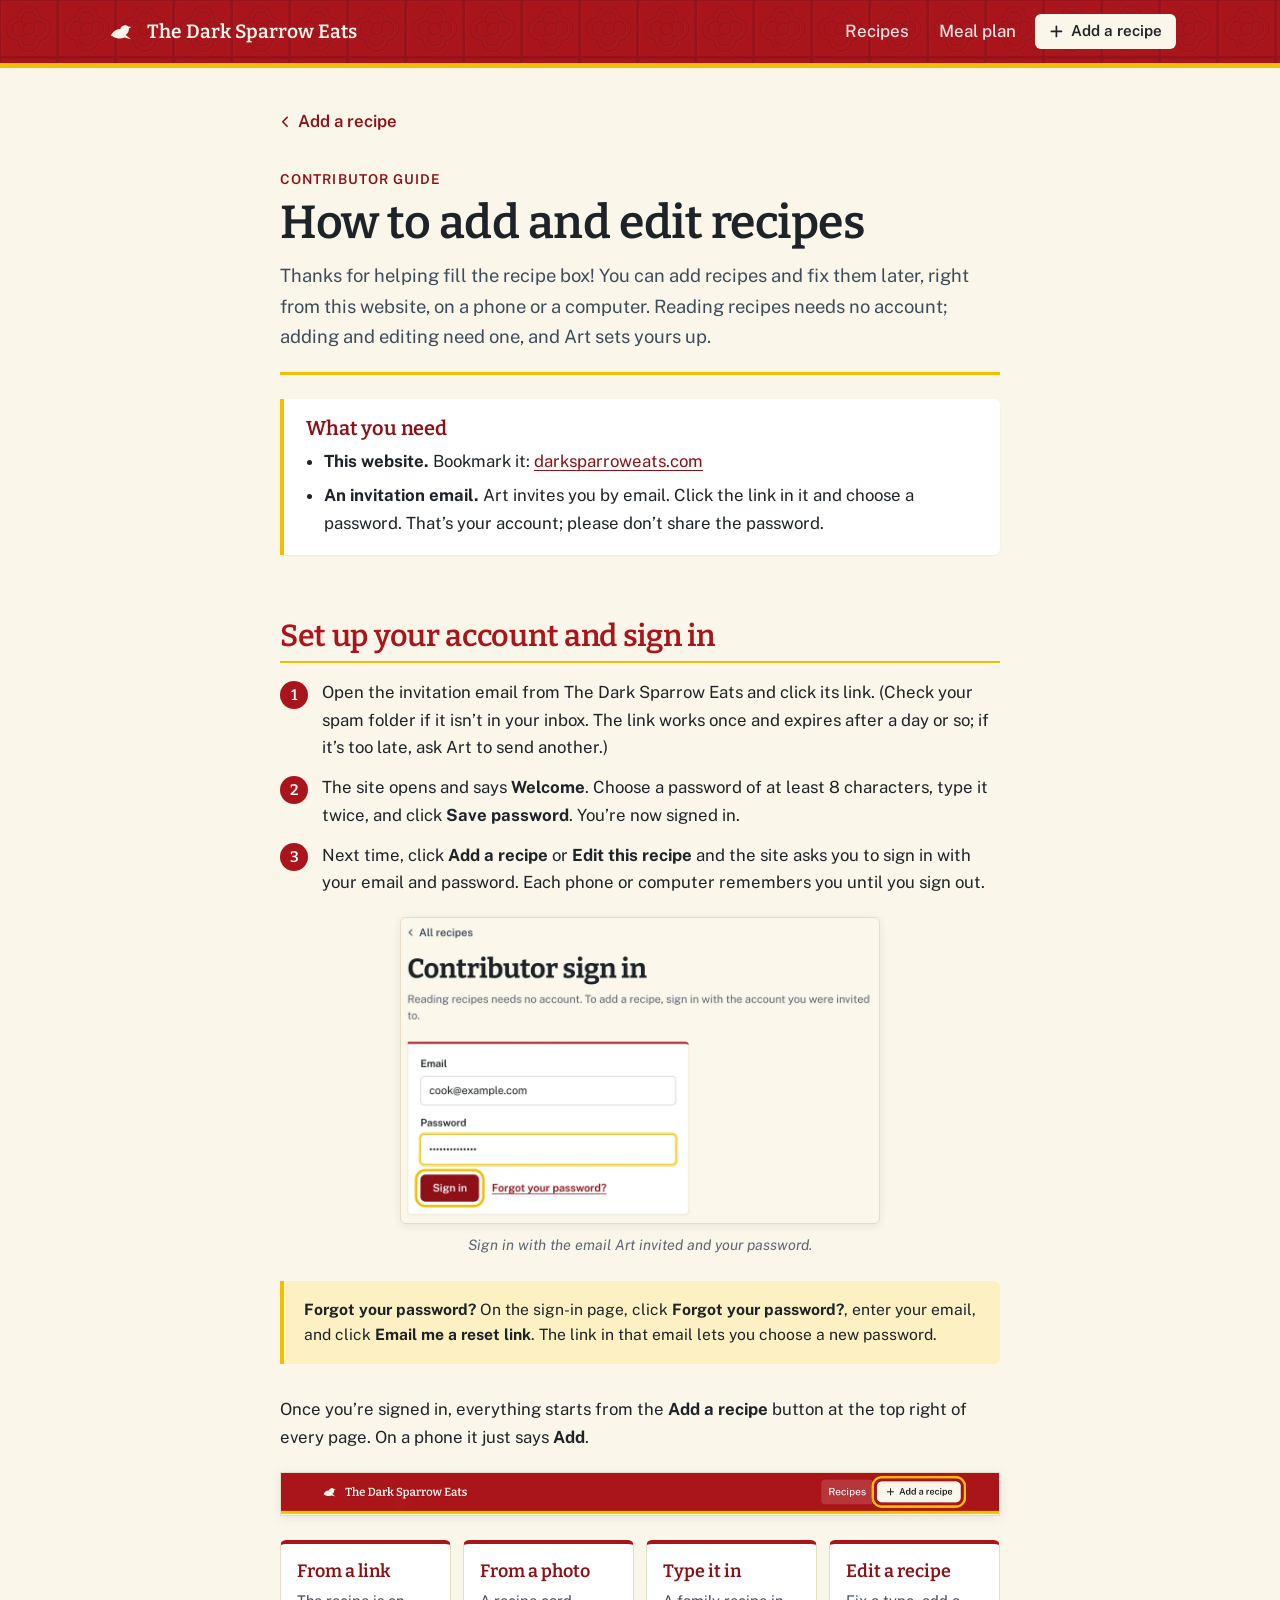
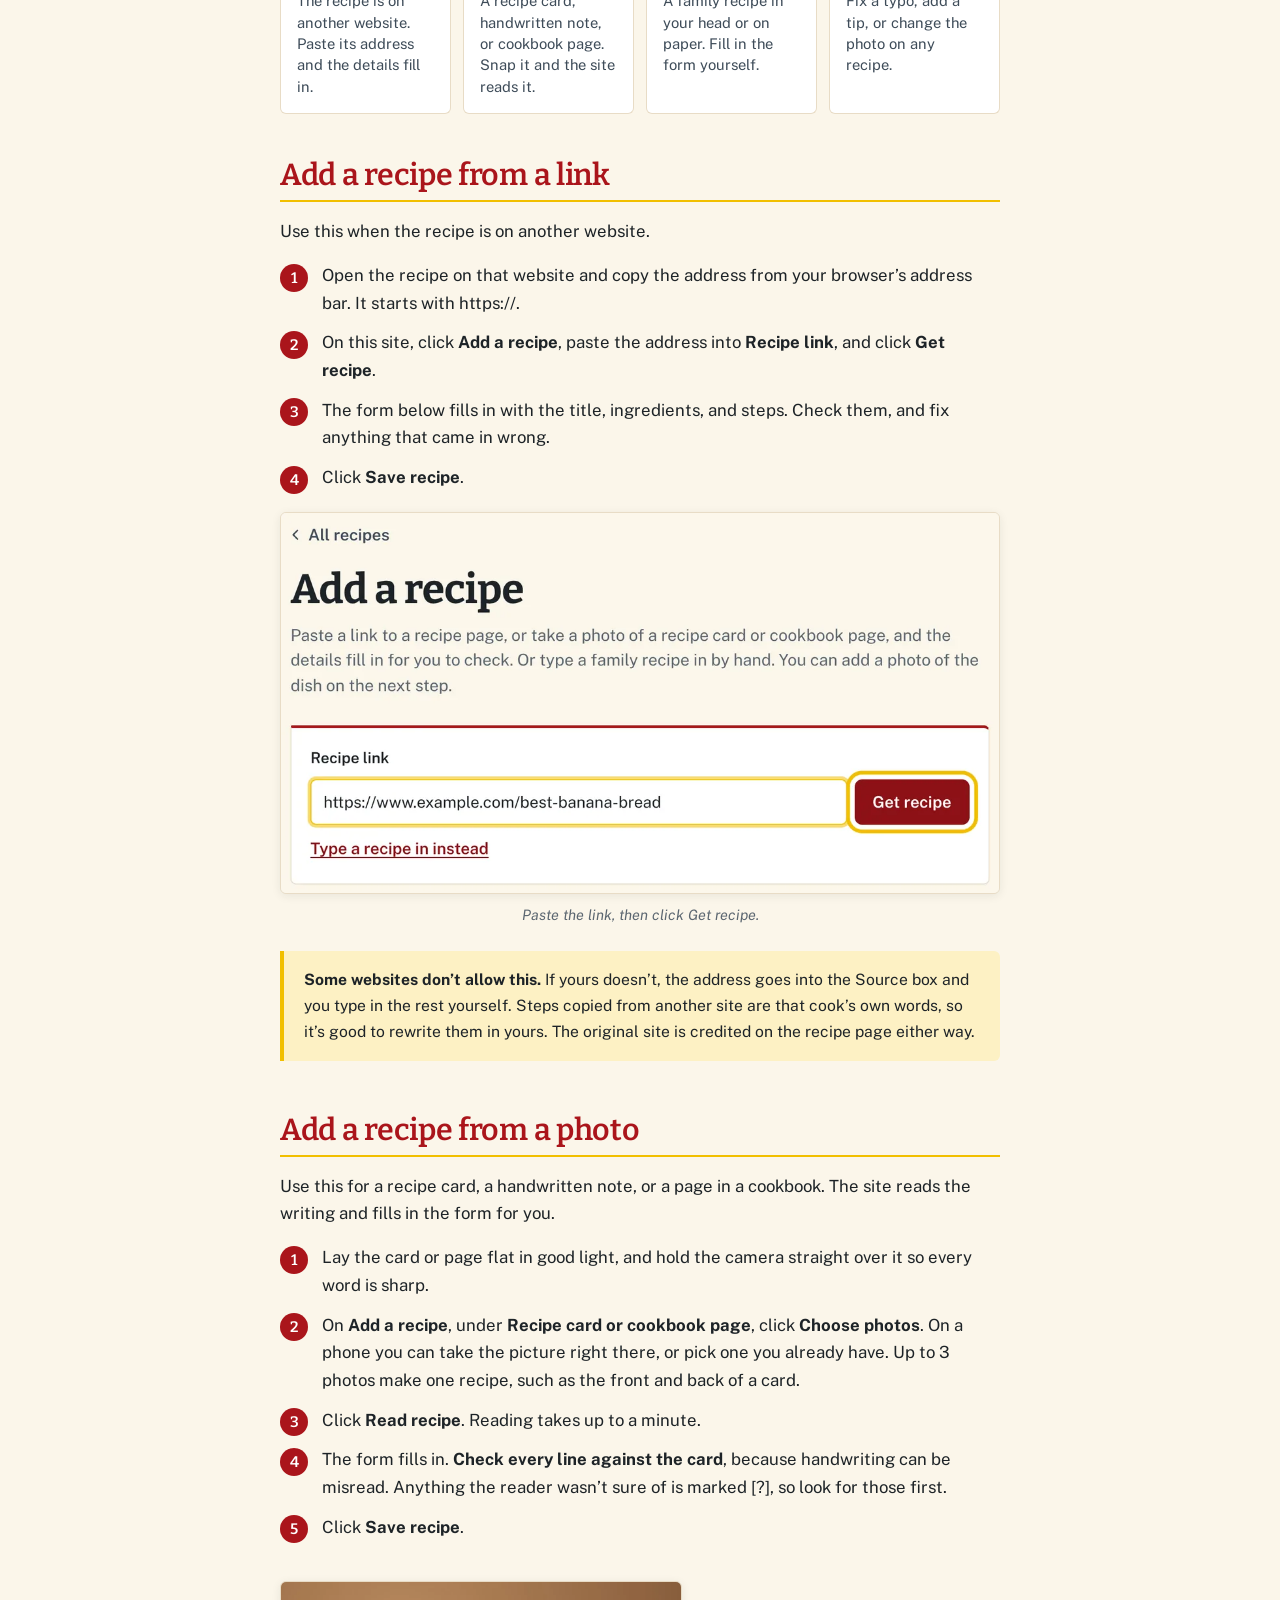
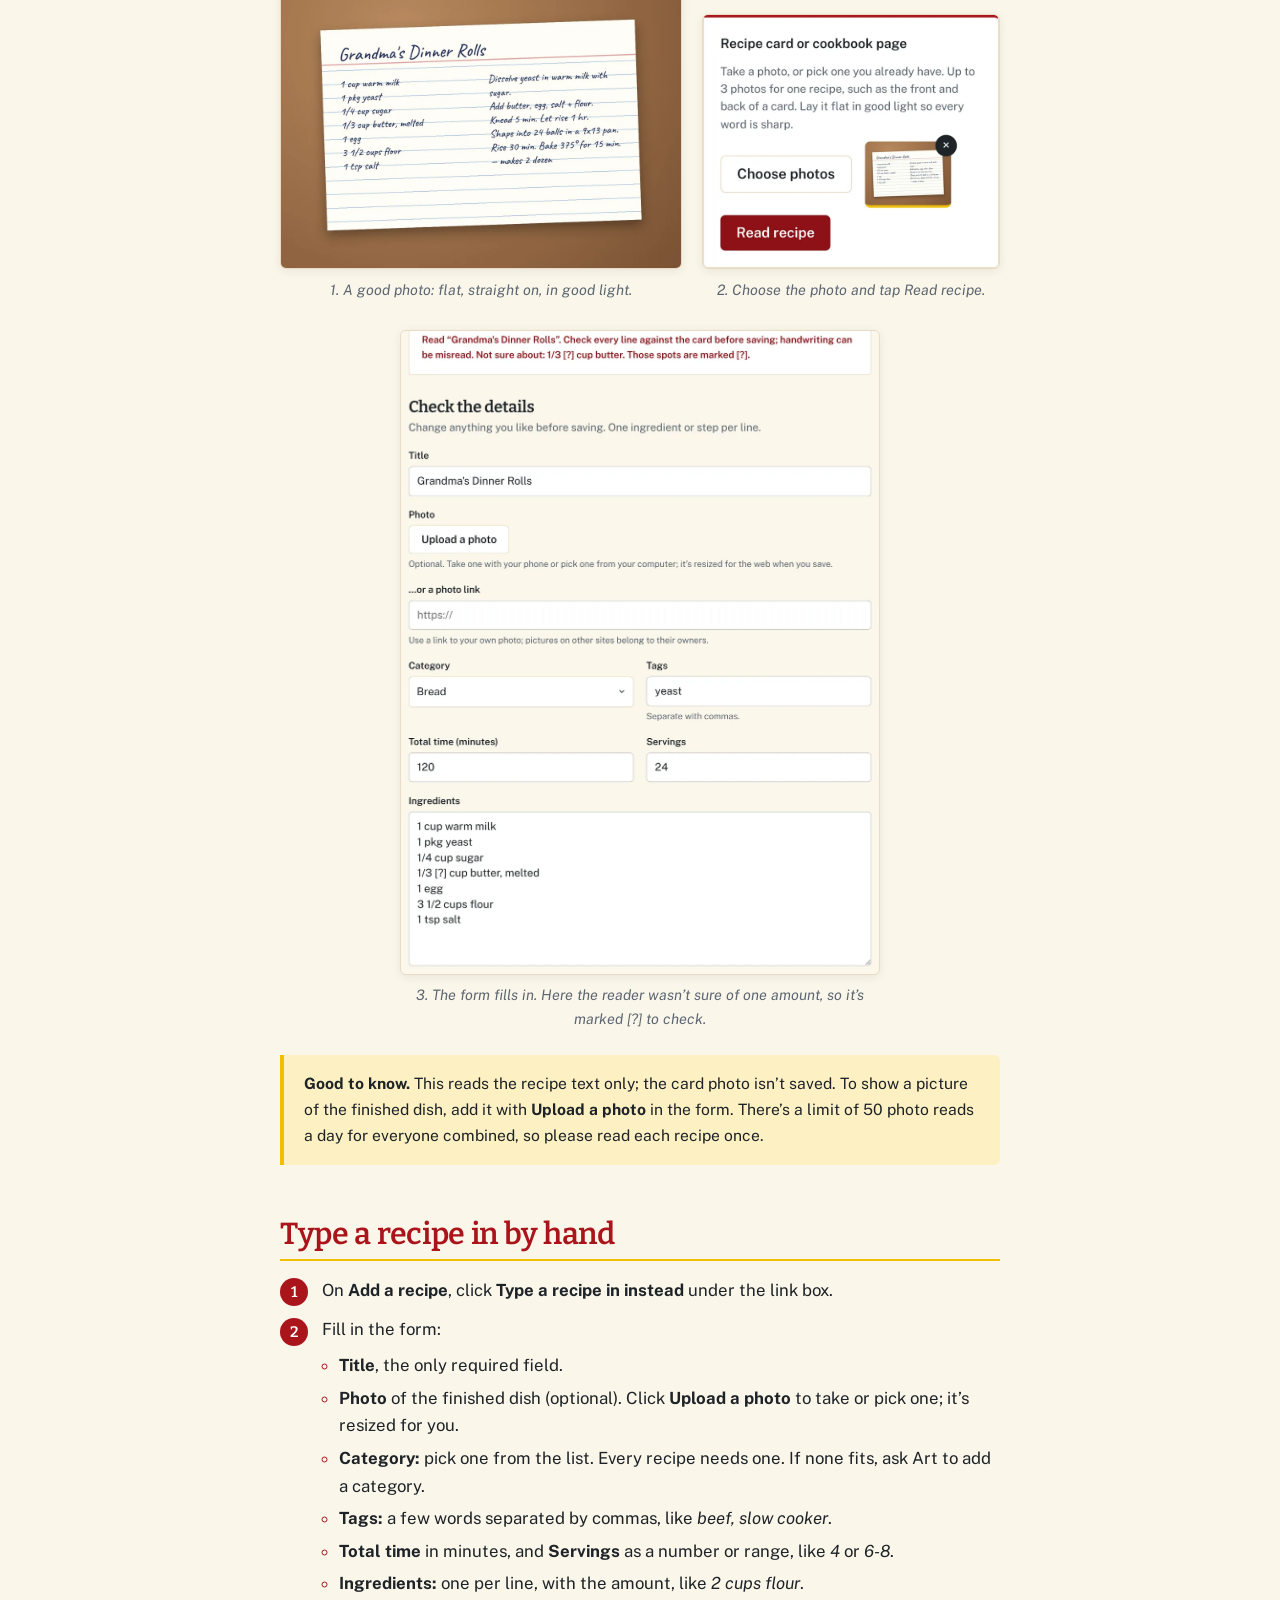
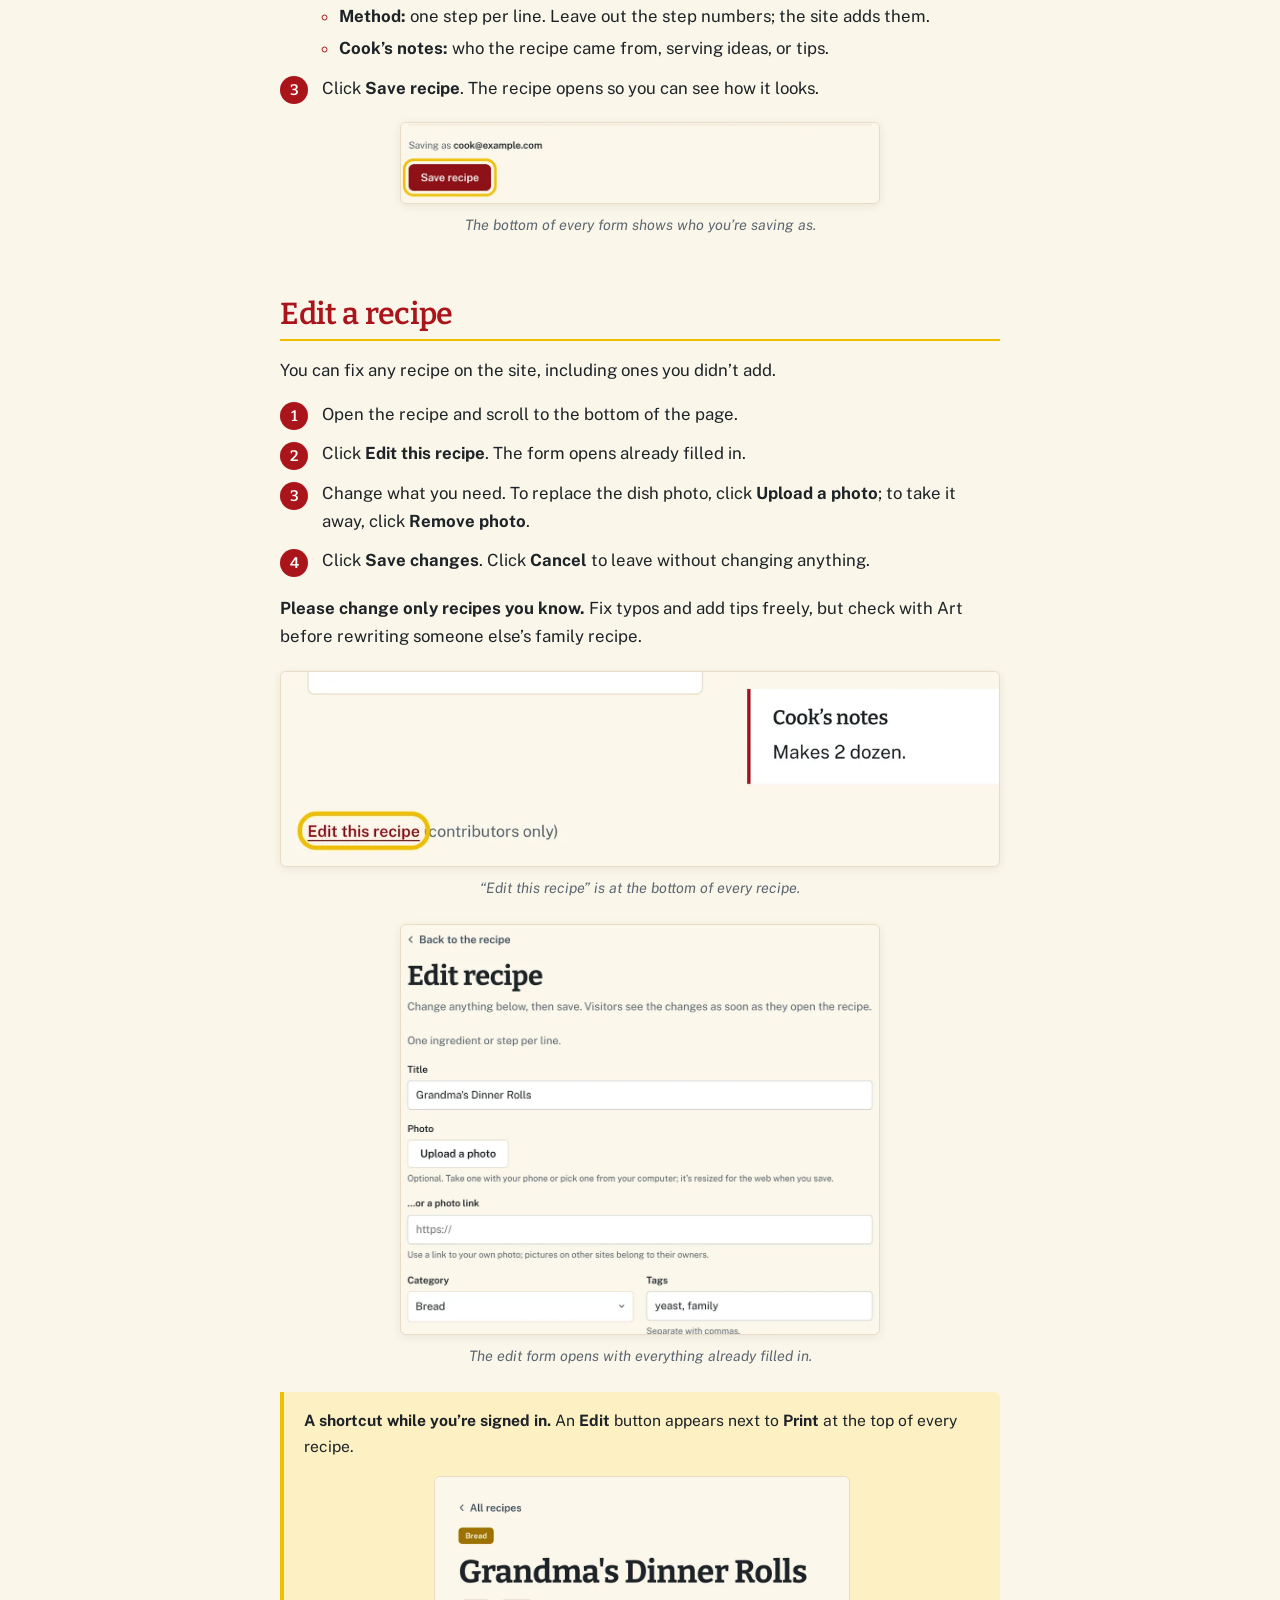
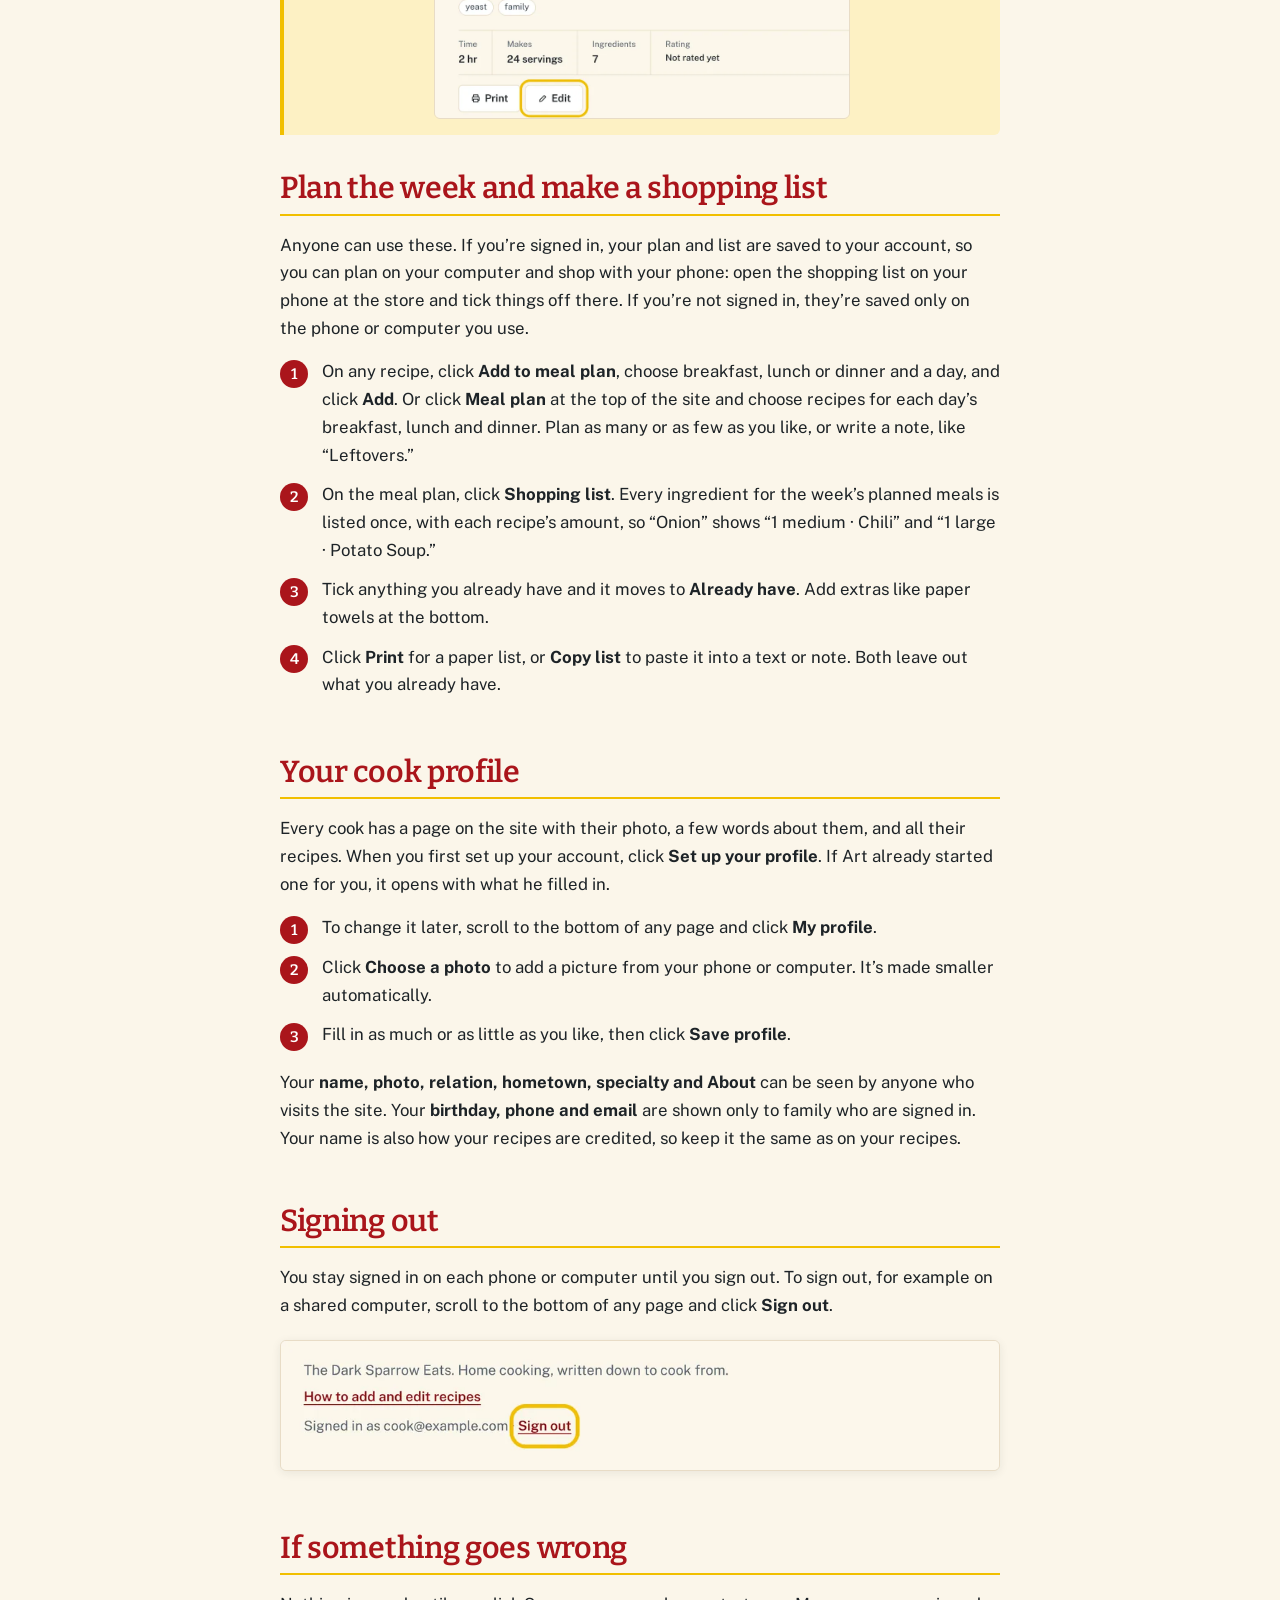
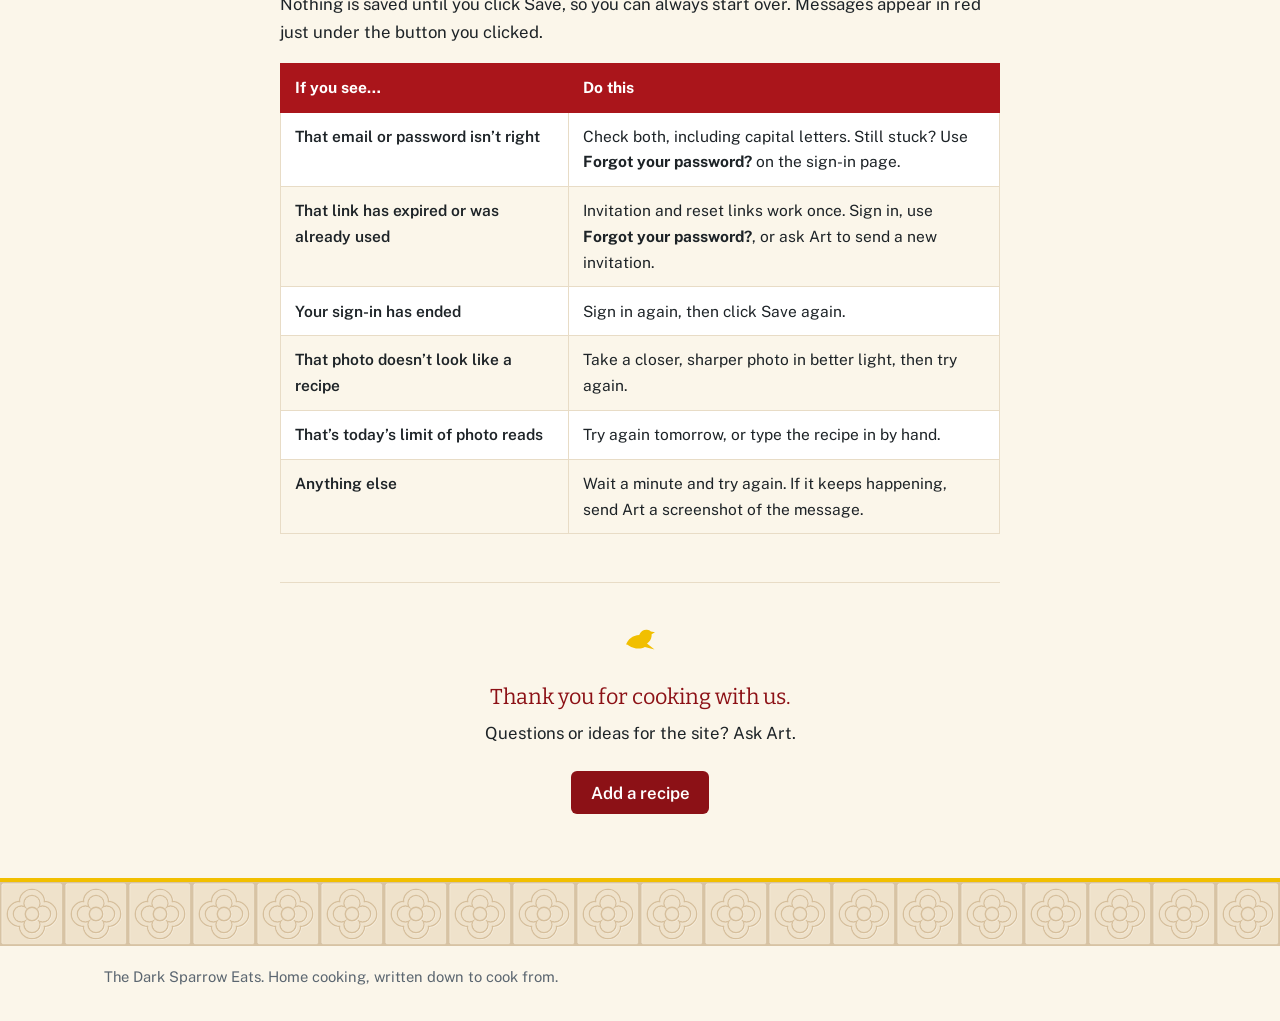
<file: guide/index.html>
<!DOCTYPE html>
<html lang="en">
<head>
  <meta charset="utf-8">
  <meta name="viewport" content="width=device-width, initial-scale=1">
  <meta name="theme-color" content="#aa151b">
  <meta name="description" content="How to add and edit recipes on The Dark Sparrow Eats: from a link, from a photo of a recipe card, or by typing one in.">
  <title>How to Add and Edit Recipes · The Dark Sparrow Eats</title>
  <link rel="icon" href="/favicon.svg?v=9" type="image/svg+xml">
  <link rel="preconnect" href="https://fonts.googleapis.com">
  <link rel="preconnect" href="https://fonts.gstatic.com" crossorigin>
  <link href="https://fonts.googleapis.com/css2?family=Bitter:wght@500;600;700&family=Public+Sans:ital,wght@0,400;0,500;0,600;1,400&display=swap" rel="stylesheet">
  <link rel="stylesheet" href="/styles.css?v=20">
</head>
<body class="guide-body">
  <a class="skip" href="#guide">Skip to the guide</a>
  <header class="topbar">
    <div class="topbar-inner">
      <a class="brand" href="/#/">
        <svg class="mark" viewBox="0 0 48 48" aria-hidden="true" focusable="false">
          <path fill="currentColor" d="M10 29.5c2.2-5.6 7-9.3 13.2-9.6 1.4-3.4 4.4-5.4 7.8-5.1 1.6.1 2.9.8 3.8 1.8l4.2.6-3.4 2.1c.3 3.7-1.4 7-4.6 9.1l7.5 6.1-9.6-2.5c-2.6 1.4-5.7 1.9-8.9 1.4-3.4-.5-6.5-2-8.9-3.9h-1.1z"></path>
          <circle cx="32.2" cy="17.6" r="1.1" fill="var(--paper)"></circle>
        </svg>
        <span class="brand-name">The Dark Sparrow Eats</span>
      </a>
      <nav class="topnav" aria-label="Main">
        <a class="nav-link" href="/#/">Recipes</a>
        <a class="nav-link nav-plan" href="/#/plan"><span class="nav-long">Meal plan</span><span class="nav-short" aria-hidden="true">Plan</span></a>
        <a class="btn btn-small" href="/#/add">
          <svg viewBox="0 0 20 20" aria-hidden="true" focusable="false"><path d="M10 4v12M4 10h12" stroke="currentColor" stroke-width="2" stroke-linecap="round" fill="none"/></svg>
          <span class="add-long">Add a recipe</span><span class="add-short" aria-hidden="true">Add</span>
        </a>
      </nav>
    </div>
  </header>

  <main id="guide" class="page guide" tabindex="-1">
    <a class="back" href="/#/add"><svg class="i" viewBox="0 0 20 20" aria-hidden="true" focusable="false"><path d="M11.5 5L6.5 10l5 5" fill="none" stroke="currentColor" stroke-width="1.8" stroke-linecap="round" stroke-linejoin="round"/></svg>Add a recipe</a>

    <header class="guide-head">
      <p class="guide-kicker">Contributor guide</p>
      <h1>How to add and edit recipes</h1>
      <p class="guide-lead">Thanks for helping fill the recipe box! You can add recipes and fix them later, right from this website, on a phone or a computer. Reading recipes needs no account; adding and editing need one, and Art sets yours up.</p>
    </header>

    <aside class="guide-need" aria-labelledby="need-title">
      <h2 id="need-title">What you need</h2>
      <ul>
        <li><strong>This website.</strong> Bookmark it: <a href="/">darksparroweats.com</a></li>
        <li><strong>An invitation email.</strong> Art invites you by email. Click the link in it and choose a password. That’s your account; please don’t share the password.</li>
      </ul>
    </aside>

    <section id="sign-in" class="guide-section">
      <h2>Set up your account and sign in</h2>
      <ol class="guide-steps">
        <li>Open the invitation email from The Dark Sparrow Eats and click its link. (Check your spam folder if it isn’t in your inbox. The link works once and expires after a day or so; if it’s too late, ask Art to send another.)</li>
        <li>The site opens and says <strong>Welcome</strong>. Choose a password of at least 8 characters, type it twice, and click <strong>Save password</strong>. You’re now signed in.</li>
        <li>Next time, click <strong>Add a recipe</strong> or <strong>Edit this recipe</strong> and the site asks you to sign in with your email and password. Each phone or computer remembers you until you sign out.</li>
      </ol>
      <figure class="guide-fig guide-fig-narrow">
        <img src="img/sign-in.webp" width="1000" height="638" loading="lazy" alt="The Contributor sign in page with an email and password filled in and the Sign in button outlined">
        <figcaption>Sign in with the email Art invited and your password.</figcaption>
      </figure>
      <p class="guide-tip"><strong>Forgot your password?</strong> On the sign-in page, click <strong>Forgot your password?</strong>, enter your email, and click <strong>Email me a reset link</strong>. The link in that email lets you choose a new password.</p>
    </section>

    <p class="guide-after-signin">Once you’re signed in, everything starts from the <strong>Add a recipe</strong> button at the top right of every page. On a phone it just says <strong>Add</strong>.</p>
    <figure class="guide-fig guide-fig-wide">
      <img src="img/header.webp" width="1400" height="82" alt="The red bar at the top of the site, with the Add a recipe button outlined in gold">
    </figure>

    <nav class="guide-ways" aria-label="Ways to add a recipe">
      <a href="#from-a-link"><span class="guide-way-title">From a link</span><span>The recipe is on another website. Paste its address and the details fill in.</span></a>
      <a href="#from-a-photo"><span class="guide-way-title">From a photo</span><span>A recipe card, handwritten note, or cookbook page. Snap it and the site reads it.</span></a>
      <a href="#type-it-in"><span class="guide-way-title">Type it in</span><span>A family recipe in your head or on paper. Fill in the form yourself.</span></a>
      <a href="#edit"><span class="guide-way-title">Edit a recipe</span><span>Fix a typo, add a tip, or change the photo on any recipe.</span></a>
    </nav>

    <section id="from-a-link" class="guide-section">
      <h2>Add a recipe from a link</h2>
      <p>Use this when the recipe is on another website.</p>
      <ol class="guide-steps">
        <li>Open the recipe on that website and copy the address from your browser’s address bar. It starts with https://.</li>
        <li>On this site, click <strong>Add a recipe</strong>, paste the address into <strong>Recipe link</strong>, and click <strong>Get recipe</strong>.</li>
        <li>The form below fills in with the title, ingredients, and steps. Check them, and fix anything that came in wrong.</li>
        <li>Click <strong>Save recipe</strong>.</li>
      </ol>
      <figure class="guide-fig">
        <img src="img/link-box.webp" width="1100" height="583" loading="lazy" alt="The Add a recipe page with a link pasted into the Recipe link box and the Get recipe button outlined">
        <figcaption>Paste the link, then click Get recipe.</figcaption>
      </figure>
      <p class="guide-tip"><strong>Some websites don’t allow this.</strong> If yours doesn’t, the address goes into the Source box and you type in the rest yourself. Steps copied from another site are that cook’s own words, so it’s good to rewrite them in yours. The original site is credited on the recipe page either way.</p>
    </section>

    <section id="from-a-photo" class="guide-section">
      <h2>Add a recipe from a photo</h2>
      <p>Use this for a recipe card, a handwritten note, or a page in a cookbook. The site reads the writing and fills in the form for you.</p>
      <ol class="guide-steps">
        <li>Lay the card or page flat in good light, and hold the camera straight over it so every word is sharp.</li>
        <li>On <strong>Add a recipe</strong>, under <strong>Recipe card or cookbook page</strong>, click <strong>Choose photos</strong>. On a phone you can take the picture right there, or pick one you already have. Up to 3 photos make one recipe, such as the front and back of a card.</li>
        <li>Click <strong>Read recipe</strong>. Reading takes up to a minute.</li>
        <li>The form fills in. <strong>Check every line against the card</strong>, because handwriting can be misread. Anything the reader wasn’t sure of is marked [?], so look for those first.</li>
        <li>Click <strong>Save recipe</strong>.</li>
      </ol>
      <div class="guide-pair">
        <figure class="guide-fig">
          <img src="img/recipe-card.webp" width="1000" height="714" loading="lazy" alt="Example photo of a handwritten recipe card for Grandma’s Dinner Rolls, lying flat on a table">
          <figcaption>1. A good photo: flat, straight on, in good light.</figcaption>
        </figure>
        <figure class="guide-fig guide-fig-phone">
          <img src="img/phone-photo-reader.webp" width="700" height="598" loading="lazy" alt="The photo reader on a phone, with the card photo chosen and the Read recipe button">
          <figcaption>2. Choose the photo and tap Read recipe.</figcaption>
        </figure>
      </div>
      <figure class="guide-fig guide-fig-narrow">
        <img src="img/filled-form.webp" width="1000" height="1345" loading="lazy" alt="The recipe form filled in from the card, with one amount marked [?] for checking">
        <figcaption>3. The form fills in. Here the reader wasn’t sure of one amount, so it’s marked [?] to check.</figcaption>
      </figure>
      <p class="guide-tip"><strong>Good to know.</strong> This reads the recipe text only; the card photo isn’t saved. To show a picture of the finished dish, add it with <strong>Upload a photo</strong> in the form. There’s a limit of 50 photo reads a day for everyone combined, so please read each recipe once.</p>
    </section>

    <section id="type-it-in" class="guide-section">
      <h2>Type a recipe in by hand</h2>
      <ol class="guide-steps">
        <li>On <strong>Add a recipe</strong>, click <strong>Type a recipe in instead</strong> under the link box.</li>
        <li>Fill in the form:
          <ul>
            <li><strong>Title</strong>, the only required field.</li>
            <li><strong>Photo</strong> of the finished dish (optional). Click <strong>Upload a photo</strong> to take or pick one; it’s resized for you.</li>
            <li><strong>Category:</strong> pick one from the list. Every recipe needs one. If none fits, ask Art to add a category.</li>
            <li><strong>Tags:</strong> a few words separated by commas, like <em>beef, slow cooker</em>.</li>
            <li><strong>Total time</strong> in minutes, and <strong>Servings</strong> as a number or range, like <em>4</em> or <em>6-8</em>.</li>
            <li><strong>Ingredients:</strong> one per line, with the amount, like <em>2 cups flour</em>.</li>
            <li><strong>Method:</strong> one step per line. Leave out the step numbers; the site adds them.</li>
            <li><strong>Cook’s notes:</strong> who the recipe came from, serving ideas, or tips.</li>
          </ul>
        </li>
        <li>Click <strong>Save recipe</strong>. The recipe opens so you can see how it looks.</li>
      </ol>
      <figure class="guide-fig guide-fig-narrow">
        <img src="img/save.webp" width="1000" height="167" loading="lazy" alt="The bottom of the form: Saving as your email, and the Save recipe button">
        <figcaption>The bottom of every form shows who you’re saving as.</figcaption>
      </figure>
    </section>

    <section id="edit" class="guide-section">
      <h2>Edit a recipe</h2>
      <p>You can fix any recipe on the site, including ones you didn’t add.</p>
      <ol class="guide-steps">
        <li>Open the recipe and scroll to the bottom of the page.</li>
        <li>Click <strong>Edit this recipe</strong>. The form opens already filled in.</li>
        <li>Change what you need. To replace the dish photo, click <strong>Upload a photo</strong>; to take it away, click <strong>Remove photo</strong>.</li>
        <li>Click <strong>Save changes</strong>. Click <strong>Cancel</strong> to leave without changing anything.</li>
      </ol>
      <p><strong>Please change only recipes you know.</strong> Fix typos and add tips freely, but check with Art before rewriting someone else’s family recipe.</p>
      <figure class="guide-fig">
        <img src="img/edit-link.webp" width="1000" height="271" loading="lazy" alt="The Edit this recipe link at the bottom of a recipe page, outlined in gold">
        <figcaption>“Edit this recipe” is at the bottom of every recipe.</figcaption>
      </figure>
      <figure class="guide-fig guide-fig-narrow">
        <img src="img/edit-form.webp" width="1000" height="857" loading="lazy" alt="The Edit recipe form, already filled in">
        <figcaption>The edit form opens with everything already filled in.</figcaption>
      </figure>
      <div class="guide-tip guide-tip-pic">
        <p><strong>A shortcut while you’re signed in.</strong> An <strong>Edit</strong> button appears next to <strong>Print</strong> at the top of every recipe.</p>
        <img src="img/edit-button.webp" width="1000" height="584" loading="lazy" alt="The Edit button next to Print at the top of a recipe">
      </div>
    </section>

    <section id="meal-plan" class="guide-section">
      <h2>Plan the week and make a shopping list</h2>
      <p>Anyone can use these. If you’re signed in, your plan and list are saved to your account, so you can plan on your computer and shop with your phone: open the shopping list on your phone at the store and tick things off there. If you’re not signed in, they’re saved only on the phone or computer you use.</p>
      <ol class="guide-steps">
        <li>On any recipe, click <strong>Add to meal plan</strong>, choose breakfast, lunch or dinner and a day, and click <strong>Add</strong>. Or click <strong>Meal plan</strong> at the top of the site and choose recipes for each day’s breakfast, lunch and dinner. Plan as many or as few as you like, or write a note, like “Leftovers.”</li>
        <li>On the meal plan, click <strong>Shopping list</strong>. Every ingredient for the week’s planned meals is listed once, with each recipe’s amount, so “Onion” shows “1 medium · Chili” and “1 large · Potato Soup.”</li>
        <li>Tick anything you already have and it moves to <strong>Already have</strong>. Add extras like paper towels at the bottom.</li>
        <li>Click <strong>Print</strong> for a paper list, or <strong>Copy list</strong> to paste it into a text or note. Both leave out what you already have.</li>
      </ol>
    </section>

    <section id="profile" class="guide-section">
      <h2>Your cook profile</h2>
      <p>Every cook has a page on the site with their photo, a few words about them, and all their recipes. When you first set up your account, click <strong>Set up your profile</strong>. If Art already started one for you, it opens with what he filled in.</p>
      <ol class="guide-steps">
        <li>To change it later, scroll to the bottom of any page and click <strong>My profile</strong>.</li>
        <li>Click <strong>Choose a photo</strong> to add a picture from your phone or computer. It’s made smaller automatically.</li>
        <li>Fill in as much or as little as you like, then click <strong>Save profile</strong>.</li>
      </ol>
      <p>Your <strong>name, photo, relation, hometown, specialty and About</strong> can be seen by anyone who visits the site. Your <strong>birthday, phone and email</strong> are shown only to family who are signed in. Your name is also how your recipes are credited, so keep it the same as on your recipes.</p>
    </section>

    <section id="sign-out" class="guide-section">
      <h2>Signing out</h2>
      <p>You stay signed in on each phone or computer until you sign out. To sign out, for example on a shared computer, scroll to the bottom of any page and click <strong>Sign out</strong>.</p>
      <figure class="guide-fig">
        <img src="img/footer-signed-in.webp" width="1000" height="180" loading="lazy" alt="The bottom of the page showing Signed in as your email, with the Sign out button outlined">
      </figure>
    </section>

    <section id="problems" class="guide-section">
      <h2>If something goes wrong</h2>
      <p>Nothing is saved until you click Save, so you can always start over. Messages appear in red just under the button you clicked.</p>
      <div class="guide-table-wrap">
        <table class="guide-table">
          <thead><tr><th scope="col">If you see…</th><th scope="col">Do this</th></tr></thead>
          <tbody>
            <tr><th scope="row">That email or password isn’t right</th><td>Check both, including capital letters. Still stuck? Use <strong>Forgot your password?</strong> on the sign-in page.</td></tr>
            <tr><th scope="row">That link has expired or was already used</th><td>Invitation and reset links work once. Sign in, use <strong>Forgot your password?</strong>, or ask Art to send a new invitation.</td></tr>
            <tr><th scope="row">Your sign-in has ended</th><td>Sign in again, then click Save again.</td></tr>
            <tr><th scope="row">That photo doesn’t look like a recipe</th><td>Take a closer, sharper photo in better light, then try again.</td></tr>
            <tr><th scope="row">That’s today’s limit of photo reads</th><td>Try again tomorrow, or type the recipe in by hand.</td></tr>
            <tr><th scope="row">Anything else</th><td>Wait a minute and try again. If it keeps happening, send Art a screenshot of the message.</td></tr>
          </tbody>
        </table>
      </div>
    </section>

    <div class="guide-end">
      <svg class="guide-end-mark" viewBox="0 0 48 48" aria-hidden="true" focusable="false"><path fill="currentColor" d="M10 29.5c2.2-5.6 7-9.3 13.2-9.6 1.4-3.4 4.4-5.4 7.8-5.1 1.6.1 2.9.8 3.8 1.8l4.2.6-3.4 2.1c.3 3.7-1.4 7-4.6 9.1l7.5 6.1-9.6-2.5c-2.6 1.4-5.7 1.9-8.9 1.4-3.4-.5-6.5-2-8.9-3.9h-1.1z"></path></svg>
      <p class="guide-end-thanks">Thank you for cooking with us.</p>
      <p>Questions or ideas for the site? Ask Art.</p>
      <a class="btn" href="/#/add">Add a recipe</a>
    </div>
  </main>

  <footer class="footer">
    <div class="footer-inner">
      <p>The Dark Sparrow Eats. Home cooking, written down to cook from.</p>
    </div>
  </footer>
</body>
</html>
</file>
<file: styles.css>
/* The Dark Sparrow Eats: a recipe box.
   Recipes are index cards; categories are the file-box tabs you flip between. */

:root {
  --ink: #1d2327;
  --slate: #3e4c59;
  --muted: #5b6670;
  --paper: #fbf6ea;
  --card: #ffffff;
  --line: #e8dcc6;
  --line-soft: #f2e9d8;
  --sage: #aa151b;   /* Spanish flag red (rojo) */
  --sage-deep: #8c1116;
  --saffron: #f1bf00;   /* Spanish flag gold (gualda) */
  --saffron-wash: #fdf1c4;
  --danger: #7d0c10;

  --hue: var(--sage);

  --serif: "Bitter", "Rockwell", "Roboto Slab", Georgia, serif;
  --sans: "Public Sans", "Segoe UI", system-ui, -apple-system, sans-serif;

  --radius: 6px;
  --measure: 70rem;
  --focus: 0 0 0 3px rgba(241, 191, 0, 0.55);
}

.hue-sage  { --hue: #aa151b; }
.hue-slate { --hue: #8a6500; }
.hue-rust  { --hue: #c8102e; }
.hue-ochre { --hue: #9c7200; }
.hue-plum  { --hue: #8c1116; }
.hue-teal  { --hue: #7d5c00; }
.hue-olive { --hue: #b3121f; }
.hue-hidden { --hue: #5b6670; }

* { box-sizing: border-box; }

html { -webkit-text-size-adjust: 100%; }

body {
  margin: 0;
  background: var(--paper);
  color: var(--ink);
  font-family: var(--sans);
  font-size: 1.0625rem;
  line-height: 1.55;
  min-height: 100vh;
  display: flex;
  flex-direction: column;
}

img { max-width: 100%; display: block; }
a { color: inherit; }
button, input, select, textarea { font: inherit; color: inherit; }
h1, h2, h3 { font-family: var(--serif); font-weight: 600; line-height: 1.15; margin: 0; letter-spacing: -0.01em; }
code { font-size: 0.9em; background: var(--line-soft); padding: 0.05em 0.35em; border-radius: 3px; }
::selection { background: var(--saffron-wash); }

:focus-visible { outline: none; box-shadow: var(--focus); border-radius: 4px; }

.sr-only {
  position: absolute; width: 1px; height: 1px; padding: 0; margin: -1px;
  overflow: hidden; clip: rect(0 0 0 0); white-space: nowrap; border: 0;
}

.skip {
  position: absolute; left: 1rem; top: -3rem; z-index: 10;
  background: var(--card); padding: 0.5rem 0.9rem; border-radius: var(--radius);
}
.skip:focus { top: 0.75rem; }

.i { width: 1.05em; height: 1.05em; flex: none; }

/* ---------- Top bar ---------- */

/* Barcelona paving tile (panot de flor), drawn as SVG in img/:
   panot-red.svg  tone-on-tone on the red header
   panot-sand.svg warm sand, for the home page photo and the footer */
.topbar {
  background: var(--sage) url("img/panot-red.svg") 0 0 / 58px 58px;
  border-bottom: 5px solid var(--saffron);
  color: var(--paper);
  position: sticky;
  top: 0;
  z-index: 5;
}

.topbar-inner {
  max-width: var(--measure);
  margin: 0 auto;
  padding: 0.7rem 1.5rem;
  display: flex;
  align-items: center;
  justify-content: space-between;
  gap: 1rem;
}

.brand {
  display: flex;
  align-items: center;
  gap: 0.6rem;
  text-decoration: none;
  min-width: 0;
}

.mark { width: 2.1rem; height: 2.1rem; color: var(--paper); flex: none; }

.brand-name {
  font-family: var(--serif);
  font-weight: 600;
  font-size: 1.2rem;
  white-space: nowrap;
  overflow: hidden;
  text-overflow: ellipsis;
}

.topnav { display: flex; align-items: center; gap: 0.4rem; flex: none; }

/* "Welcome back, Art" for signed-in contributors (app.js paintGreeting). */
.topbar-greeting {
  margin-left: auto;
  color: #f8dfe0;
  font-size: 0.95rem;
  text-decoration: none;
  white-space: nowrap;
  padding: 0.3rem 0.6rem;
  border-radius: var(--radius);
}
.topbar-greeting strong { color: #fff; font-weight: 600; }
.topbar-greeting:hover { background: rgba(255, 255, 255, 0.14); color: #fff; }
.topbar-greeting[hidden] { display: none; }
.topbar-greeting .greet-short { display: none; }
@media (max-width: 1000px) {
  .topbar-greeting .greet-long { display: none; }
  .topbar-greeting .greet-short { display: inline; }
}

.nav-link {
  text-decoration: none;
  padding: 0.45rem 0.75rem;
  border-radius: var(--radius);
  color: #f8dfe0;
  font-weight: 500;
}
.nav-link:hover, .nav-link[aria-current="page"] { color: #fff; background: rgba(255, 255, 255, 0.14); }

.topbar .btn { background: var(--paper); color: var(--ink); box-shadow: none; }
.topbar .btn:hover { background: #fff; }
.topbar .btn[aria-current="page"] { background: var(--saffron-wash); }

/* ---------- Buttons and links ---------- */

.btn {
  appearance: none;
  display: inline-flex;
  align-items: center;
  justify-content: center;
  gap: 0.4rem;
  border: 0;
  border-radius: var(--radius);
  padding: 0.7rem 1.2rem;
  background: var(--sage-deep);
  color: #fff;
  font-weight: 600;
  line-height: 1.2;
  text-decoration: none;
  cursor: pointer;
  transition: background 120ms ease;
}
.btn:hover { background: #6e0d11; }
.btn:disabled { background: #a8948f; cursor: progress; }
.btn svg { width: 1.05rem; height: 1.05rem; }

.btn-small { padding: 0.5rem 0.85rem; font-size: 0.95rem; }

.btn-quiet {
  background: var(--card);
  color: var(--ink);
  border: 1px solid var(--line);
}
.btn-quiet:hover { background: var(--line-soft); }

.link-btn {
  appearance: none;
  background: none;
  border: 0;
  padding: 0.2rem 0;
  color: var(--sage-deep);
  font-weight: 600;
  text-decoration: underline;
  text-underline-offset: 0.2em;
  cursor: pointer;
}
.link-btn:hover { color: var(--ink); }
.link-btn[hidden] { display: none; }

.back {
  display: inline-flex;
  align-items: center;
  gap: 0.25rem;
  margin: 0 0 1.25rem -0.2rem;
  color: var(--slate);
  font-weight: 600;
  text-decoration: none;
}
.back:hover { color: var(--ink); text-decoration: underline; text-underline-offset: 0.2em; }

/* ---------- Page ---------- */

.page {
  flex: 1;
  width: 100%;
  max-width: var(--measure);
  margin: 0 auto;
  padding: 2.5rem 1.5rem 4rem;
  outline: none;
}

.footer { color: var(--muted); font-size: 0.92rem; }
/* A strip of sidewalk along the bottom of every page. */
.footer::before {
  content: "";
  display: block;
  height: 64px;
  border-top: 4px solid var(--saffron);
  background: url("img/panot-sand.svg") 0 0 / 64px 64px;
}
.footer-inner { max-width: var(--measure); margin: 0 auto; padding: 1.25rem 1.5rem 2rem; }
.footer p { margin: 0; }

.notice, .loading { color: var(--muted); }

/* ---------- Home ---------- */

.intro {
  display: grid;
  grid-template-columns: minmax(0, 44rem) minmax(0, 1fr);
  gap: 2.5rem;
  align-items: center;
  margin-bottom: 2rem;
}

.intro-photo { margin: 0; justify-self: end; width: 100%; max-width: 26rem; position: relative; isolation: isolate; }
/* The photo sits on a patch of paving that fades out at the edges. */
.intro-photo::before {
  content: "";
  position: absolute;
  inset: -2.25rem -2.25rem -1.25rem -2.75rem;
  z-index: -1;
  background: url("img/panot-sand.svg") 0 0 / 64px 64px;
  -webkit-mask-image: radial-gradient(ellipse at 55% 50%, #000 45%, transparent 72%);
  mask-image: radial-gradient(ellipse at 55% 50%, #000 45%, transparent 72%);
  opacity: 0.9;
}
.intro-photo img {
  width: 100%;
  height: auto;
  aspect-ratio: 3 / 2;
  object-fit: cover;
  border-radius: var(--radius);
  border-bottom: 5px solid var(--saffron);
  box-shadow: 0 10px 28px rgba(110, 13, 17, 0.18);
  background: var(--saffron-wash);
}
.intro-photo figcaption { margin-top: 0.4rem; font-size: 0.75rem; color: var(--muted); text-align: right; }
.intro-photo figcaption a { color: inherit; }

@media (max-width: 860px) {
  .intro { grid-template-columns: 1fr; gap: 1.25rem; }
  .intro-photo { display: none; }
}

.intro-title { font-size: clamp(2rem, 4.5vw, 2.9rem); font-weight: 700; }

.intro-sub { margin: 0.75rem 0 1.5rem; color: var(--muted); font-size: 1.1rem; max-width: 38rem; }

.search { position: relative; }

.search-icon {
  position: absolute;
  left: 1rem;
  top: 50%;
  width: 1.2rem;
  height: 1.2rem;
  transform: translateY(-50%);
  color: var(--muted);
  pointer-events: none;
}

.search input {
  width: 100%;
  padding: 0.95rem 1rem 0.95rem 2.9rem;
  border: 1px solid #c9cfc8;
  border-radius: var(--radius);
  background: var(--card);
  font-size: 1.08rem;
  box-shadow: 0 1px 0 rgba(29, 35, 39, 0.04);
}
.search input::placeholder { color: #87908f; }
.search input:focus { outline: none; border-color: var(--saffron); box-shadow: var(--focus); }

/* Category tabs: file-box dividers sitting on one shelf line. */
.tabs {
  display: flex;
  gap: 0.3rem;
  overflow-x: auto;
  scrollbar-width: thin;
  border-bottom: 2px solid var(--ink);
  padding: 0.4rem 0.1rem 0;
  margin-bottom: 1.1rem;
}

.tab {
  appearance: none;
  flex: none;
  display: inline-flex;
  align-items: center;
  gap: 0.45rem;
  border: 1px solid var(--line);
  border-bottom: 0;
  border-radius: 8px 8px 0 0;
  background: var(--line-soft);
  color: var(--slate);
  padding: 0.55rem 0.95rem 0.5rem;
  font-weight: 600;
  font-size: 0.95rem;
  cursor: pointer;
  position: relative;
  top: 0;
  transition: background 120ms ease, color 120ms ease;
}
.tab::before {
  content: "";
  width: 0.55rem;
  height: 0.55rem;
  border-radius: 50%;
  background: var(--hue);
}
.tab:first-child::before { display: none; }
.tab:hover { background: #fff; color: var(--ink); }
.tab.is-on {
  background: var(--sage);
  border-color: var(--sage);
  color: #fff;
}
.tab.is-on::before { box-shadow: 0 0 0 2px rgba(255, 255, 255, 0.85); }
.tab:focus-visible { box-shadow: var(--focus); border-radius: 8px 8px 0 0; }

.tab-n {
  font-weight: 500;
  font-size: 0.82rem;
  color: var(--muted);
  font-variant-numeric: tabular-nums;
}
.tab.is-on .tab-n { color: #f6d27a; }

.toolbar {
  display: flex;
  align-items: center;
  justify-content: space-between;
  gap: 0.75rem 1.5rem;
  flex-wrap: wrap;
  margin-bottom: 1.5rem;
}

.count { margin: 0; color: var(--muted); }

.sort { display: inline-flex; align-items: center; gap: 0.5rem; color: var(--muted); font-size: 0.95rem; }
.sort select, .field select {
  appearance: none;
  border: 1px solid var(--line);
  border-radius: var(--radius);
  background: var(--card)
    url("data:image/svg+xml,%3Csvg xmlns='http://www.w3.org/2000/svg' viewBox='0 0 20 20'%3E%3Cpath d='M6 8l4 4 4-4' fill='none' stroke='%233e4c59' stroke-width='1.8' stroke-linecap='round' stroke-linejoin='round'/%3E%3C/svg%3E")
    no-repeat right 0.6rem center / 1rem;
  padding: 0.5rem 2.1rem 0.5rem 0.75rem;
  color: var(--ink);
}
.sort select:focus, .field select:focus { outline: none; border-color: var(--saffron); box-shadow: var(--focus); }

/* Recipe cards: an index card with its category tab on top. */
.cards {
  list-style: none;
  margin: 0;
  padding: 0;
  display: grid;
  grid-template-columns: repeat(auto-fill, minmax(15.5rem, 1fr));
  gap: 2.1rem 1.25rem;
}

.cards > li { display: flex; min-width: 0; }

.card {
  position: relative;
  flex: 1;
  display: flex;
  flex-direction: column;
  min-width: 0;
  padding-top: 1.55rem;
  text-decoration: none;
}

.card-tab {
  display: inline-block;
  max-width: 85%;
  padding: 0.22rem 0.7rem 0.18rem;
  border-radius: 6px 6px 0 0;
  background: var(--hue);
  color: #fff;
  font-size: 0.8rem;
  font-weight: 600;
  white-space: nowrap;
  overflow: hidden;
  text-overflow: ellipsis;
}

.card .card-tab { position: absolute; top: 0; left: 0.9rem; }

.card-face {
  flex: 1;
  display: flex;
  flex-direction: column;
  gap: 0.55rem;
  background: var(--card);
  border: 1px solid var(--line);
  border-top: 3px solid var(--hue);
  border-radius: 2px var(--radius) var(--radius) var(--radius);
  padding: 1.05rem 1.1rem 1.15rem;
  box-shadow: 0 1px 2px rgba(29, 35, 39, 0.05);
  transition: box-shadow 140ms ease, transform 140ms ease;
}

.card:hover .card-face {
  box-shadow: 0 8px 22px rgba(29, 35, 39, 0.1);
  transform: translateY(-2px);
}
.card:focus-visible { box-shadow: none; }
.card:focus-visible .card-face { box-shadow: var(--focus); }

.card-photo {
  margin: -1.05rem -1.1rem 0.3rem;
  aspect-ratio: 16 / 10;
  background: var(--line-soft);
  overflow: hidden;
}
.card-photo img { width: 100%; height: 100%; object-fit: cover; }

.card-title {
  font-family: var(--serif);
  font-weight: 600;
  font-size: 1.32rem;
  line-height: 1.2;
  overflow-wrap: break-word;
}

.card-facts {
  display: flex;
  flex-wrap: wrap;
  gap: 0.3rem 1rem;
  color: var(--muted);
  font-size: 0.93rem;
  margin-top: auto;
  padding-top: 0.65rem;
  border-top: 1px solid var(--line-soft);
}
.card-facts:empty { display: none; }

.fact { display: inline-flex; align-items: center; gap: 0.35rem; }

.top-mark {
  align-self: flex-start;
  display: inline-flex;
  align-items: center;
  gap: 0.3rem;
  padding: 0.1rem 0.55rem;
  border-radius: 999px;
  background: var(--saffron-wash);
  color: #7a5200;
  font-size: 0.8rem;
  font-weight: 600;
}
.top-mark span { color: var(--saffron); }

/* Hidden recipes (only the site owner sees them) */
.card.is-hidden .card-face { opacity: 0.72; }
.card.is-hidden .card-photo img { filter: grayscale(0.7); }
.hidden-note {
  display: flex;
  gap: 0.6rem;
  align-items: flex-start;
  margin: 1rem 0 1.25rem;
  padding: 0.75rem 1rem;
  border: 1px dashed var(--muted);
  border-radius: var(--radius);
  background: #f3efe8;
  color: var(--slate);
  font-size: 0.95rem;
}
.hidden-note .i { flex: 0 0 auto; margin-top: 0.15rem; }
.visibility-msg { margin: 0.6rem 0 0; color: var(--slate); font-size: 0.92rem; }
.visibility-msg[hidden] { display: none; }
.recipe-actions { flex-wrap: wrap; }

.card-rating { display: flex; align-items: center; gap: 0.35rem; font-size: 0.92rem; }
.card-rating[hidden] { display: none; }

.empty {
  max-width: 34rem;
  padding: 2.5rem 0;
}
.empty h2 { font-size: 1.7rem; margin-bottom: 0.5rem; }
.empty p { margin: 0 0 1.25rem; color: var(--muted); }

/* ---------- Recipe page ---------- */

.recipe-head { max-width: 50rem; }

.recipe-cat { margin: 0 0 0.6rem; }
.recipe-cat .card-tab { border-radius: 6px; }

.recipe-title {
  font-size: clamp(2.1rem, 5vw, 3.3rem);
  font-weight: 700;
  outline: none;
}

.tags {
  list-style: none;
  display: flex;
  flex-wrap: wrap;
  gap: 0.4rem;
  padding: 0;
  margin: 0.9rem 0 0;
}
.tags li {
  border: 1px solid var(--line);
  background: var(--card);
  border-radius: 999px;
  padding: 0.1rem 0.65rem;
  font-size: 0.88rem;
  color: var(--slate);
}

.facts {
  display: flex;
  flex-wrap: wrap;
  margin: 1.5rem 0 0;
  border-top: 1px solid var(--line);
  border-bottom: 1px solid var(--line);
}

.fact-box {
  padding: 0.75rem 1.5rem 0.8rem 0;
  margin-right: 1.5rem;
  border-right: 1px solid var(--line);
}
.fact-box:last-child { border-right: 0; margin-right: 0; }
.fact-box dt { color: var(--muted); font-size: 0.85rem; }
.fact-box dd { margin: 0.1rem 0 0; font-weight: 600; font-size: 1.05rem; }
.fact-box .card-rating { text-decoration: none; font-weight: 500; }
.fact-box a.card-rating:hover { text-decoration: underline; }

.recipe-actions { margin-top: 1rem; display: flex; gap: 0.5rem; }
.recipe-actions .btn { text-decoration: none; }

.owner-edit { margin: 2rem 0 0; color: var(--muted); font-size: 0.9rem; }
.owner-edit a { color: var(--sage-deep); font-weight: 600; text-underline-offset: 0.2em; }
.owner-edit a:hover { color: var(--ink); }

.recipe-form.is-edit { margin-top: 1.5rem; }
.form-foot .link-btn { margin-left: 0.75rem; text-decoration: underline; }

.photo { margin: 1.75rem 0 0; }
.photo img { width: 100%; max-height: 30rem; object-fit: cover; border-radius: var(--radius); }

/* Category placeholder pictures (no photo yet). Square art with the label
   near the bottom, so crop a little lower than centre to keep it in view. */
.card-photo.is-placeholder img { object-position: 50% 62%; }
.photo.is-placeholder img {
  width: min(100%, 26rem);
  aspect-ratio: 16 / 10;
  max-height: none;
  object-position: 50% 62%;
}

.recipe-body {
  display: grid;
  grid-template-columns: minmax(16rem, 0.85fr) minmax(0, 1.6fr);
  gap: 2.5rem;
  margin-top: 2.25rem;
  align-items: start;
}

.box-head {
  display: flex;
  align-items: baseline;
  justify-content: space-between;
  gap: 1rem;
  margin-bottom: 0.8rem;
}
.box-head h2 { font-size: 1.5rem; }

.ingredients-box {
  position: sticky;
  top: 4.75rem;
  background: var(--card);
  border: 1px solid var(--line);
  border-top: 3px solid var(--hue);
  border-radius: 2px var(--radius) var(--radius) var(--radius);
  padding: 1.25rem 1.25rem 1rem;
}

.ingredients { list-style: none; margin: 0; padding: 0; }
.ingredients li { border-top: 1px solid var(--line-soft); }
.ingredients li:first-child { border-top: 0; }
.ingredients label {
  display: grid;
  grid-template-columns: 1.25rem 1fr;
  gap: 0.65rem;
  align-items: start;
  padding: 0.5rem 0;
  cursor: pointer;
}
.ingredients input {
  appearance: none;
  width: 1.15rem;
  height: 1.15rem;
  margin: 0.2rem 0 0;
  border: 1.5px solid #9aa39d;
  border-radius: 4px;
  background: #fff;
  display: grid;
  place-content: center;
  cursor: pointer;
}
.ingredients input::after {
  content: "";
  width: 0.6rem;
  height: 0.35rem;
  border-left: 2px solid #fff;
  border-bottom: 2px solid #fff;
  transform: rotate(-45deg) translate(1px, -1px);
  opacity: 0;
}
.ingredients input:checked { background: var(--sage-deep); border-color: var(--sage-deep); }
.ingredients input:checked::after { opacity: 1; }
.ingredients input:focus-visible { box-shadow: var(--focus); }
.ingredients li.is-done span { color: #8a938f; text-decoration: line-through; text-decoration-color: #b5bcb7; }

.hint { margin: 0.75rem 0 0; color: var(--muted); font-size: 0.88rem; }

.steps { list-style: none; margin: 0; padding: 0; }
.steps li { margin: 0 0 0.35rem; }

.step {
  appearance: none;
  display: grid;
  grid-template-columns: 2.1rem 1fr;
  gap: 0.85rem;
  width: 100%;
  text-align: left;
  background: none;
  border: 0;
  border-left: 3px solid transparent;
  border-radius: 0 var(--radius) var(--radius) 0;
  padding: 0.7rem 0.75rem 0.75rem 0.6rem;
  cursor: pointer;
  line-height: 1.6;
  font-size: 1.08rem;
}
.step:hover { background: rgba(255, 255, 255, 0.7); }

.step-n {
  display: grid;
  place-items: center;
  width: 2.1rem;
  height: 2.1rem;
  border-radius: 50%;
  border: 1.5px solid var(--hue);
  color: var(--hue);
  font-family: var(--serif);
  font-weight: 700;
  font-size: 1rem;
}

.steps li.is-current .step {
  background: var(--saffron-wash);
  border-left-color: var(--saffron);
}
.steps li.is-current .step-n { background: var(--hue); color: #fff; }

.notes {
  margin-top: 2rem;
  padding: 1rem 1.25rem;
  background: var(--card);
  border-left: 3px solid var(--sage);
  border-radius: 0 var(--radius) var(--radius) 0;
}
.notes h2 { font-size: 1.15rem; margin-bottom: 0.4rem; }
.notes p { margin: 0; white-space: pre-line; }

.source { margin: 1.25rem 0 0; color: var(--muted); font-size: 0.95rem; }
.source a { color: var(--sage-deep); font-weight: 600; }

.muted { color: var(--muted); margin: 0; }

/* ---------- Ratings & reviews (markup from reviews.js) ---------- */

.star-meter {
  position: relative;
  display: inline-block;
  line-height: 1;
  letter-spacing: 0.06em;
  font-size: 1rem;
  white-space: nowrap;
}
.star-meter.is-small { font-size: 0.88rem; }
.star-meter-base { color: #d9ddd6; }
.star-meter-fill { position: absolute; inset: 0 auto 0 0; overflow: hidden; color: var(--saffron); }

.rating-num { font-weight: 600; color: var(--ink); }
.rating-count { color: var(--muted); }

.reviews {
  margin-top: 3.5rem;
  padding-top: 2rem;
  border-top: 2px solid var(--ink);
  max-width: 50rem;
}

.reviews-top {
  display: flex;
  align-items: baseline;
  justify-content: space-between;
  gap: 0.5rem 1.25rem;
  flex-wrap: wrap;
}
.reviews-top h3 { font-size: 1.6rem; }
.reviews-summary { margin: 0; display: flex; align-items: center; gap: 0.4rem; flex-wrap: wrap; }
.reviews-summary .star-meter { font-size: 1.3rem; }
.reviews-summary .rating-num { font-family: var(--serif); font-size: 1.35rem; }

.you-rated { margin: 0.5rem 0 0; color: var(--sage-deep); font-size: 0.93rem; }
.you-rated[hidden] { display: none; }

.review-form {
  margin-top: 1.25rem;
  padding: 1.25rem;
  background: var(--card);
  border: 1px solid var(--line);
  border-radius: var(--radius);
}
.review-form[hidden] { display: none; }

.star-field { margin: 0 0 1rem; padding: 0; border: 0; min-width: 0; }
.star-field legend { padding: 0; margin-bottom: 0.25rem; font-weight: 600; }
.star-picker { display: flex; gap: 0.1rem; }
.star-radio { position: absolute; opacity: 0; width: 1px; height: 1px; margin: 0; pointer-events: none; }
.star-label {
  display: inline-flex;
  align-items: center;
  justify-content: center;
  width: 2.5rem;
  height: 2.5rem;
  font-size: 1.9rem;
  line-height: 1;
  color: #d3d8d2;
  cursor: pointer;
  border-radius: 50%;
}
.star-label.is-on { color: var(--saffron); }
.star-radio:focus-visible + .star-label { box-shadow: var(--focus); }

.review-fields { display: grid; grid-template-columns: minmax(0, 1fr); gap: 1rem; }

.review-list { list-style: none; margin: 1.5rem 0 0; padding: 0; }
.review-list[hidden] { display: none; }
.review { padding: 1rem 0; border-top: 1px solid var(--line); }
.review-head { display: flex; align-items: center; flex-wrap: wrap; gap: 0.25rem 0.75rem; }
.review-name { font-weight: 600; }
.review-date { color: var(--muted); font-size: 0.88rem; }
.review-text { margin: 0.35rem 0 0; white-space: pre-line; overflow-wrap: anywhere; }

.hp { position: absolute; left: -9999px; width: 1px; height: 1px; overflow: hidden; }

/* ---------- Forms (reviews and Add a recipe) ---------- */

.field { display: flex; flex-direction: column; gap: 0.35rem; min-width: 0; }
.field .label, .field-label { font-weight: 600; font-size: 0.95rem; }
.optional { color: var(--muted); font-weight: 400; }

.field input,
.field textarea,
.link-row input {
  width: 100%;
  border: 1px solid #c9cfc8;
  border-radius: var(--radius);
  background: #fff;
  padding: 0.65rem 0.8rem;
  line-height: 1.45;
}
.field textarea { resize: vertical; min-height: 5rem; }
.field input:focus,
.field textarea:focus,
.link-row input:focus { outline: none; border-color: var(--saffron); box-shadow: var(--focus); }
.field input[hidden] { display: none; }

.photo-pick { display: flex; align-items: center; flex-wrap: wrap; gap: 0.75rem 1rem; }
.photo-btn { cursor: pointer; }
.photo-btn:focus-within { box-shadow: var(--focus); }
.photo-preview {
  width: 9rem;
  height: 6rem;
  object-fit: cover;
  border-radius: var(--radius);
  border-bottom: 3px solid var(--saffron);
}
.photo-preview[hidden], .photo-remove[hidden] { display: none; }
.field select { width: 100%; padding-top: 0.65rem; padding-bottom: 0.65rem; }

.field-help { color: var(--muted); font-size: 0.86rem; }
.char-count { align-self: flex-end; color: var(--muted); font-size: 0.8rem; }

.form-foot { display: flex; align-items: center; gap: 0.75rem 1rem; flex-wrap: wrap; margin-top: 1.1rem; }

.form-msg { margin: 0; font-size: 0.95rem; }
.form-msg:empty { display: none; }
.form-msg.is-ok { color: var(--sage-deep); font-weight: 600; }
.form-msg.is-error {
  color: var(--danger);
  background: #fbe3e1;
  border-radius: 4px;
  padding: 0.45rem 0.75rem;
}

/* ---------- Add a recipe ---------- */

.add { max-width: 46rem; }
.add-title { font-size: clamp(2rem, 4.5vw, 2.7rem); font-weight: 700; outline: none; }
.add-sub { margin: 0.6rem 0 1.75rem; color: var(--muted); font-size: 1.08rem; }

.link-form {
  background: var(--card);
  border: 1px solid var(--line);
  border-top: 3px solid var(--sage);
  border-radius: 2px var(--radius) var(--radius) var(--radius);
  padding: 1.25rem;
  display: grid;
  gap: 0.6rem;
  justify-items: start;
}
.link-form .field-label { font-size: 1rem; }
.link-row { display: flex; gap: 0.5rem; width: 100%; }
.link-row input { flex: 1; font-size: 1.05rem; }
.link-row .btn { flex: none; }
.link-form .form-msg { width: 100%; }

.add-guide { margin: -0.4rem 0 1.25rem; font-size: 0.95rem; color: var(--muted); }
.add-guide a, .footer-guide a { color: var(--sage-deep); font-weight: 600; text-underline-offset: 0.2em; }
.footer .footer-guide { margin-top: 0.35rem; font-size: 0.9rem; }

/* ---------- Meal plan and shopping list (planner.js) ---------- */

.nav-short { display: none; }

.sync-status { margin: -1rem 0 1.25rem; padding-left: 1.6rem; color: var(--muted); font-size: 0.9rem; position: relative; min-height: 1.3rem; }
.sync-status::before { content: ""; position: absolute; left: 0.35rem; top: 0.45rem; width: 0.55rem; height: 0.55rem; border-radius: 50%; background: #b8bfc4; }
.sync-status.is-synced::before { background: #2f8f4e; }
.sync-status.is-saving::before, .sync-status.is-checking::before { background: var(--saffron); }
.sync-status.is-offline::before, .sync-status.is-setup::before { background: var(--sage); }
.sync-status a { color: var(--sage-deep); font-weight: 600; text-underline-offset: 0.2em; }

.plan { max-width: 64rem; }
.shop { max-width: 46rem; }
.week-nav { display: flex; align-items: center; gap: 0.75rem; margin: 0 0 1.25rem; }
.week-step { padding: 0.55rem 0.7rem; text-decoration: none; }
.week-label { flex: 1; display: flex; flex-direction: column; align-items: center; gap: 0.15rem; text-align: center; }
.week-label strong { font-family: var(--serif); font-size: 1.2rem; font-weight: 600; }
.week-tag { font-size: 0.82rem; color: var(--muted); }
.week-tag-link { color: var(--sage-deep); font-weight: 600; text-underline-offset: 0.2em; }

.plan-days { list-style: none; margin: 0; padding: 0; border-top: 1px solid var(--line); }
.plan-day {
  display: grid;
  grid-template-columns: 7.5rem 1fr;
  gap: 0.5rem 1rem;
  align-items: start;
  padding: 0.85rem 0.25rem;
  border-bottom: 1px solid var(--line);
}
.plan-day.is-today { background: var(--saffron-wash); border-radius: var(--radius); padding-left: 0.6rem; padding-right: 0.6rem; }
.plan-date { display: flex; flex-direction: column; padding-top: 0.45rem; }
.plan-dow { font-family: var(--serif); font-weight: 600; font-size: 1.05rem; }
.plan-dm { color: var(--muted); font-size: 0.9rem; }
.plan-today { display: inline-block; margin-left: 0.3rem; padding: 0 0.4rem; border-radius: 999px; background: var(--sage); color: #fff; font-size: 0.72rem; font-weight: 600; vertical-align: 1px; }
.plan-meals { display: grid; grid-template-columns: repeat(3, minmax(0, 1fr)); gap: 0.6rem 0.9rem; min-width: 0; }
.plan-slot { display: flex; flex-direction: column; gap: 0.35rem; min-width: 0; }
.plan-meal { color: var(--muted); font-size: 0.78rem; font-weight: 600; letter-spacing: 0.06em; text-transform: uppercase; }
.plan-slot.is-set .plan-meal { color: var(--sage-deep); }
.plan-select, .plan-note, .plan-add-panel select, .shop-add input {
  width: 100%;
  border: 1px solid #c9cfc8;
  border-radius: var(--radius);
  background: #fff;
  padding: 0.6rem 0.75rem;
  font: inherit;
  color: var(--ink);
}
.plan-slot.is-set .plan-select { border-color: var(--sage); font-weight: 600; }
.plan-select { text-overflow: ellipsis; }
.plan-select:focus, .plan-note:focus, .plan-add-panel select:focus, .shop-add input:focus { outline: none; border-color: var(--saffron); box-shadow: var(--focus); }
.plan-note[hidden] { display: none; }
.plan-open { align-self: flex-start; display: inline-flex; align-items: center; gap: 0.2rem; color: var(--sage-deep); font-size: 0.92rem; font-weight: 600; text-underline-offset: 0.2em; }
.plan-foot { display: flex; align-items: center; flex-wrap: wrap; gap: 0.75rem 1.25rem; margin-top: 1.5rem; }
.plan-foot .btn { text-decoration: none; }
.plan-count { color: var(--muted); font-size: 0.95rem; }
.plan-foot .link-btn[hidden] { display: none; }

.plan-add { display: contents; }
.plan-add-panel {
  display: flex;
  align-items: flex-end;
  flex-wrap: wrap;
  gap: 0.6rem 0.75rem;
  margin-top: 0.85rem;
  padding: 0.9rem 1rem;
  max-width: 34rem;
  background: var(--card);
  border: 1px solid var(--line);
  border-left: 4px solid var(--saffron);
  border-radius: var(--radius);
}
.plan-add-panel .field { flex: 1 1 14rem; }
.plan-add-panel .plan-add-meal { flex: 0 1 9rem; }
.plan-add-panel .form-msg { flex-basis: 100%; }
.plan-add-panel .form-msg a { color: var(--sage-deep); font-weight: 600; }

.shop-meals { display: flex; flex-wrap: wrap; gap: 0.4rem; list-style: none; margin: 0 0 1.25rem; padding: 0; }
.shop-meals a {
  display: inline-block;
  padding: 0.3rem 0.7rem;
  border: 1px solid var(--line);
  border-radius: 999px;
  background: var(--card);
  color: var(--ink);
  font-size: 0.9rem;
  text-decoration: none;
}
.shop-meals a span { color: var(--sage-deep); font-weight: 600; }
.shop-meals a:hover { border-color: var(--saffron); }
.shop-actions { display: flex; align-items: center; flex-wrap: wrap; gap: 0.6rem 0.9rem; margin: 0 0 1rem; }
.shop-actions .link-btn[hidden] { display: none; }
.shop-h { display: flex; align-items: center; gap: 0.5rem; font-size: 1.3rem; margin: 1.5rem 0 0.5rem; color: var(--sage); }
.shop-n { display: inline-block; min-width: 1.6rem; padding: 0 0.45rem; border-radius: 999px; background: var(--line-soft); color: var(--slate); font-family: var(--sans); font-size: 0.85rem; text-align: center; }
.shop-list { list-style: none; margin: 0; padding: 0; background: var(--card); border: 1px solid var(--line); border-radius: var(--radius); }
.shop-item { display: flex; align-items: flex-start; gap: 0.5rem; border-bottom: 1px solid var(--line-soft); }
.shop-item:last-child { border-bottom: 0; }
.shop-check { flex: 1; display: flex; align-items: flex-start; gap: 0.8rem; padding: 0.75rem 0.9rem; cursor: pointer; }
.shop-check input { width: 1.3rem; height: 1.3rem; margin: 0.1rem 0 0; flex: none; accent-color: var(--sage); cursor: pointer; }
.shop-text { display: flex; flex-direction: column; gap: 0.15rem; min-width: 0; }
.shop-name { font-weight: 600; }
.shop-opt { margin-left: 0.25rem; color: var(--muted); font-size: 0.8rem; font-weight: 400; font-style: italic; }
.shop-uses { display: flex; flex-wrap: wrap; gap: 0.1rem 0.9rem; color: var(--slate); font-size: 0.88rem; }
.shop-from { color: var(--muted); }
.shop-have .shop-list { background: transparent; }
.shop-have .shop-name { text-decoration: line-through; color: var(--muted); font-weight: 500; }
.shop-have .shop-uses { display: none; }
.shop-remove { flex: none; align-self: center; margin-right: 0.5rem; width: 2rem; height: 2rem; border: 0; border-radius: 50%; background: transparent; color: var(--muted); font-size: 1.25rem; line-height: 1; cursor: pointer; }
.shop-remove:hover { background: var(--line-soft); color: var(--ink); }
.shop-done { margin: 0.5rem 0 0; padding: 0.9rem 1rem; background: var(--saffron-wash); border-radius: var(--radius); }
.shop-add { display: flex; gap: 0.6rem; margin-top: 1.25rem; max-width: 30rem; }
.shop-add input { flex: 1; min-width: 0; }

@media (max-width: 860px) {
  .plan-day { grid-template-columns: 1fr; gap: 0.5rem; }
  .plan-date { flex-direction: row; align-items: baseline; gap: 0.5rem; padding-top: 0; }
  .plan-meals { grid-template-columns: 1fr; gap: 0.5rem; }
  .plan-slot { display: grid; grid-template-columns: 5.6rem minmax(0, 1fr); align-items: center; gap: 0.35rem 0.6rem; }
  .plan-slot .plan-note, .plan-slot .plan-open { grid-column: 2; }
}
@media (max-width: 480px) {
  .nav-long { display: none; }
  .nav-short { display: inline; }
}

@media print {
  body[data-view="shopping"] .shop-actions,
  body[data-view="shopping"] .shop-add,
  body[data-view="shopping"] .shop-have,
  body[data-view="shopping"] .shop-meals,
  body[data-view="plan"] .week-step,
  body[data-view="plan"] .plan-foot,
  body[data-view="plan"] .plan-open,
  .plan-add, .plan-add-panel, .sync-status { display: none !important; }
  .shop-list { border: 0; }
  .shop-item { break-inside: avoid; }
  .plan-day.is-today { background: none; }
}

/* ---------- Contributor sign in (auth.js) ---------- */

.auth .auth-form { display: flex; flex-direction: column; gap: 1rem; max-width: 28rem; }
.auth .auth-form[hidden] { display: none; }
.auth-row { display: flex; align-items: center; flex-wrap: wrap; gap: 0.75rem 1.25rem; }
.auth-help { color: var(--muted); font-size: 0.95rem; margin: 1.25rem 0 0; }
.auth-form .auth-help { margin: 0; }
.auth-help a { color: var(--sage-deep); font-weight: 600; text-underline-offset: 0.2em; }
.signed-in-note { margin: 0; color: var(--muted); font-size: 0.95rem; }
.signed-in-note strong { color: var(--ink); font-weight: 600; }
.footer .footer-account { margin-top: 0.35rem; font-size: 0.9rem; }
.footer-account a { color: var(--sage-deep); font-weight: 600; text-underline-offset: 0.2em; }
.footer-account .link-btn { font-size: inherit; }

/* ---------- Contributor guide (guide/index.html) ---------- */

.guide { max-width: 48rem; font-size: 1.05rem; line-height: 1.65; }
.guide p { margin: 0 0 1rem; }
.guide a { color: var(--sage-deep); text-underline-offset: 0.2em; }
.guide-head { margin: 0.75rem 0 1.5rem; padding-bottom: 1.25rem; border-bottom: 3px solid var(--saffron); }
.guide-kicker { margin: 0 0 0.35rem !important; color: var(--sage-deep); font-size: 0.85rem; font-weight: 600; letter-spacing: 0.08em; text-transform: uppercase; }
.guide-head h1 { font-size: clamp(2rem, 5vw, 2.9rem); }
.guide-lead { margin: 0.75rem 0 0 !important; color: var(--slate); font-size: 1.15rem; }

.guide-need {
  margin: 0 0 1.75rem;
  padding: 1.1rem 1.4rem;
  background: var(--card);
  border-left: 4px solid var(--saffron);
  border-radius: 0 var(--radius) var(--radius) 0;
  box-shadow: 0 1px 2px rgba(29, 35, 39, 0.06);
}
.guide-need h2 { font-size: 1.25rem; color: var(--sage-deep); margin-bottom: 0.5rem; }
.guide-need ul { margin: 0; padding-left: 1.1rem; }
.guide-need li + li { margin-top: 0.4rem; }

.guide-ways { display: grid; grid-template-columns: repeat(auto-fit, minmax(10.5rem, 1fr)); gap: 0.75rem; margin: 1.5rem 0 0.5rem; }
.guide .guide-ways a {
  display: flex;
  flex-direction: column;
  gap: 0.35rem;
  padding: 0.95rem 1rem 1rem;
  background: var(--card);
  border: 1px solid var(--line);
  border-top: 4px solid var(--sage);
  border-radius: var(--radius);
  color: var(--slate);
  font-size: 0.92rem;
  line-height: 1.45;
  text-decoration: none;
}
.guide .guide-ways a:hover { border-color: var(--saffron); border-top-color: var(--sage); }
.guide .guide-ways a:focus-visible { outline: none; box-shadow: var(--focus); }
.guide-way-title { font-family: var(--serif); font-weight: 600; font-size: 1.12rem; color: var(--sage-deep); }

.guide-section { padding-top: 2.25rem; scroll-margin-top: 4.5rem; }
.guide-section h2 {
  font-size: clamp(1.5rem, 3.5vw, 1.9rem);
  color: var(--sage);
  padding-bottom: 0.45rem;
  margin-bottom: 1rem;
  border-bottom: 2px solid var(--saffron);
}

.guide-steps { counter-reset: step; list-style: none; margin: 0 0 1.25rem; padding: 0; }
.guide-steps > li { counter-increment: step; position: relative; padding-left: 2.6rem; margin-bottom: 0.75rem; }
.guide-steps > li::before {
  content: counter(step);
  position: absolute;
  left: 0;
  top: 0.1rem;
  width: 1.75rem;
  height: 1.75rem;
  border-radius: 50%;
  background: var(--sage);
  color: #fff;
  font-family: var(--serif);
  font-weight: 600;
  font-size: 0.95rem;
  line-height: 1.75rem;
  text-align: center;
}
.guide-steps ul { margin: 0.5rem 0 0; padding-left: 1.1rem; }
.guide-steps ul li { margin-bottom: 0.3rem; }
.guide-steps ul li::marker { color: var(--sage); }

.guide-fig { margin: 1.25rem auto 1.5rem; text-align: center; }
.guide-fig img {
  display: block;
  width: 100%;
  height: auto;
  margin: 0 auto;
  border: 1px solid var(--line);
  border-radius: var(--radius);
  box-shadow: 0 2px 10px rgba(29, 35, 39, 0.08);
  background: var(--card);
}
.guide-fig figcaption { margin-top: 0.55rem; color: var(--muted); font-size: 0.9rem; font-style: italic; }
.guide-fig-narrow { max-width: 30rem; }
.guide-fig-wide img { border-radius: 0; }
.guide-pair { display: grid; grid-template-columns: 1.35fr 1fr; gap: 1.25rem; align-items: end; }
.guide-pair .guide-fig { margin: 1.25rem 0 0.5rem; }

.guide-tip {
  margin: 1.25rem 0 0;
  padding: 1rem 1.25rem;
  background: var(--saffron-wash);
  border-left: 4px solid var(--saffron);
  border-radius: 0 var(--radius) var(--radius) 0;
  font-size: 0.98rem;
}
.guide-tip-pic p { margin: 0 0 1rem; }
.guide-tip-pic img { display: block; width: 100%; max-width: 26rem; height: auto; margin: 0 auto; border: 1px solid var(--line); border-radius: var(--radius); }

.guide-table-wrap { overflow-x: auto; }
.guide-table { width: 100%; border-collapse: collapse; background: var(--card); font-size: 0.97rem; }
.guide-table th, .guide-table td { padding: 0.7rem 0.9rem; border: 1px solid var(--line); text-align: left; vertical-align: top; }
.guide-table thead th { background: var(--sage); color: #fff; border-color: var(--sage); }
.guide-table tbody th { width: 40%; font-weight: 600; }
.guide-table tbody tr:nth-child(even) { background: var(--paper); }

.guide-end { margin-top: 3rem; padding-top: 2rem; border-top: 1px solid var(--line); text-align: center; }
.guide-end-mark { width: 3rem; height: 3rem; color: var(--saffron); }
.guide-end-thanks { font-family: var(--serif); font-size: 1.35rem; color: var(--sage-deep); margin: 0.5rem 0 0.25rem !important; }
.guide-end .btn { margin-top: 0.5rem; color: #fff; text-decoration: none; }

@media (max-width: 600px) {
  .guide { font-size: 1rem; }
  .guide-pair { grid-template-columns: 1fr; }
  .guide-fig-phone { max-width: 20rem; margin-left: auto; margin-right: auto; }
}

@media print {
  .guide-ways, .guide-end .btn, .guide .back { display: none; }
  .guide-section { break-inside: auto; padding-top: 1.25rem; }
  .guide-fig, .guide-tip, .guide-table tr { break-inside: avoid; }
}

.add-or {
  display: flex;
  align-items: center;
  gap: 0.9rem;
  margin: 1.1rem 0;
  color: var(--muted);
  font-size: 0.9rem;
  text-transform: uppercase;
  letter-spacing: 0.08em;
}
.add-or::before, .add-or::after { content: ""; flex: 1; border-top: 1px solid var(--line); }

.read-form .photo-pick { width: 100%; }
.read-thumbs { display: flex; flex-wrap: wrap; gap: 0.6rem; margin: 0; padding: 0; list-style: none; }
.read-thumbs[hidden] { display: none; }
.read-thumbs li { position: relative; }
.read-thumbs img {
  display: block;
  width: 6.5rem;
  height: 5rem;
  object-fit: cover;
  border-radius: var(--radius);
  border-bottom: 3px solid var(--saffron);
}
.thumb-x {
  position: absolute;
  top: -0.45rem;
  right: -0.45rem;
  width: 1.6rem;
  height: 1.6rem;
  border: 0;
  border-radius: 50%;
  background: var(--ink);
  color: #fff;
  font-size: 1rem;
  line-height: 1;
  cursor: pointer;
}
.thumb-x:focus-visible { outline: none; box-shadow: var(--focus); }
.read-row { display: flex; align-items: flex-end; flex-wrap: wrap; gap: 0.6rem 0.75rem; width: 100%; }
.read-code { flex: 0 1 16rem; }
.read-form .form-msg { width: 100%; }

.recipe-form { margin-top: 2.25rem; scroll-margin-top: 5rem; }
.recipe-form[hidden] { display: none; }
.form-head { margin-bottom: 1.25rem; }
.form-head h2 { font-size: 1.6rem; margin-bottom: 0.25rem; outline: none; }

.grid-2 { display: grid; grid-template-columns: repeat(2, minmax(0, 1fr)); gap: 1.1rem 1.25rem; }
.field-wide { grid-column: 1 / -1; }

.save-row {
  margin-top: 1.75rem;
  padding-top: 1.25rem;
  border-top: 1px solid var(--line);
  display: grid;
  grid-template-columns: minmax(0, 18rem) 1fr;
  gap: 0.75rem 1.5rem;
  align-items: center;
}
.check { display: inline-flex; align-items: center; gap: 0.5rem; font-size: 0.95rem; color: var(--slate); }
.check input { width: 1.05rem; height: 1.05rem; accent-color: var(--sage-deep); }

/* ---------- Small screens ---------- */

@media (min-width: 721px) {
  .review-fields { grid-template-columns: minmax(0, 0.8fr) minmax(0, 1.6fr); }
  .field-code, .field-wide-r { grid-column: auto; }
}

@media (max-width: 860px) {
  .recipe-body { grid-template-columns: 1fr; gap: 2rem; }
  .ingredients-box { position: static; }
}

@media (max-width: 640px) {
  .topbar-inner { padding: 0.6rem 1rem; }
  .brand-name { font-size: 1.02rem; }
  .page { padding: 1.75rem 1rem 3rem; }
  .cards { grid-template-columns: 1fr; gap: 1.9rem; }
  .grid-2, .save-row { grid-template-columns: 1fr; }
  .link-row { flex-direction: column; }
  .fact-box { padding-right: 1rem; margin-right: 1rem; }
}

.add-short { display: none; }

@media (max-width: 480px) {
  .add-long { display: none; }
  .add-short { display: inline; }
  .brand-name { font-size: 1rem; }
}

@media (prefers-reduced-motion: reduce) {
  * { transition: none !important; scroll-behavior: auto !important; }
  .card:hover .card-face { transform: none; }
}

/* ---------- Print: just the recipe ---------- */

@media print {
  body { background: #fff; font-size: 11pt; }
  .topbar, .footer, .back, .recipe-actions, .reviews, .hint, .link-btn, .tags, .skip, .owner-edit, .hidden-note, .visibility-msg { display: none !important; }
  .page { padding: 0; max-width: none; }
  .recipe-body { grid-template-columns: 1fr 1.6fr; gap: 1.5rem; }
  .ingredients-box { position: static; border: 0; padding: 0; }
  .ingredients input { display: none; }
  .ingredients label { grid-template-columns: 1fr; padding: 0.2rem 0; }
  .ingredients li.is-done span { color: inherit; text-decoration: none; }
  .step { padding: 0.25rem 0; border: 0; font-size: 11pt; }
  .steps li.is-current .step { background: none; }
  .step-n { width: 1.6rem; height: 1.6rem; }
  .card-tab { background: none !important; color: #000; border: 1px solid #000; }
  .facts .fact-rating { display: none; }
  .notes { border-left: 2px solid #000; }
  .source a::after { content: " (" attr(href) ")"; font-weight: 400; }
}

/* Headings get focus on page change so screen readers start there; no ring needed. */
h1[tabindex="-1"]:focus, h2[tabindex="-1"]:focus { box-shadow: none; outline: none; }
.guide .guide-after-signin { margin-top: 2rem; }

@media (max-width: 420px) {
  .topbar-inner { padding-left: 0.75rem; padding-right: 0.75rem; }
  .topnav { gap: 0.2rem; }
  .nav-link.nav-plan { padding: 0.45rem 0.5rem; }
  .topbar .btn-small { padding-left: 0.6rem; padding-right: 0.6rem; }
  .brand { gap: 0.4rem; }
  .brand-name { font-size: 0.95rem; }
}

@media (max-width: 370px) {
  .mark { width: 1.7rem; height: 1.7rem; }
  .brand-name { font-size: 0.86rem; }
  .topbar .btn-small svg { display: none; }
}

/* ---------- Family album (family.js) ---------- */

/* Family photos keep their own shape instead of the stock 3:2 crop. */
.intro-photo.is-family img { aspect-ratio: auto; }
.intro-photo-link { display: block; border-radius: var(--radius); }
.intro-photo-link:hover img { box-shadow: 0 14px 32px rgba(110, 13, 17, 0.26); }
.intro-photo.is-family figcaption a { color: var(--sage-deep); font-weight: 600; text-underline-offset: 0.2em; }

@media (max-width: 860px) {
  /* On phones the family photo stays, under the search box. */
  .intro-photo.is-family { display: block; justify-self: stretch; max-width: 34rem; }
  .intro-photo.is-family::before { display: none; }
  .intro-photo.is-family figcaption { text-align: left; }
}

.album-head { margin-bottom: 1.75rem; }
.album-title { font-size: clamp(2rem, 4.5vw, 2.9rem); font-weight: 700; }
.album-sub { margin: 0.6rem 0 0; color: var(--muted); font-size: 1.1rem; max-width: 38rem; }

.album-grid {
  list-style: none;
  margin: 0;
  padding: 0;
  display: grid;
  grid-template-columns: repeat(auto-fill, minmax(17rem, 1fr));
  gap: 2rem 1.75rem;
  align-items: start;
}
.album-item.is-lead { grid-column: 1 / -1; max-width: 52rem; }

.album-photo { margin: 0; }
.album-photo a { display: block; border-radius: var(--radius); }
.album-photo img {
  width: 100%;
  height: auto;
  border-radius: var(--radius);
  border-bottom: 5px solid var(--saffron);
  box-shadow: 0 10px 28px rgba(110, 13, 17, 0.16);
  background: var(--saffron-wash);
}
.album-photo a:hover img { box-shadow: 0 14px 32px rgba(110, 13, 17, 0.26); }
.album-photo figcaption { margin-top: 0.6rem; color: var(--slate); font-size: 0.95rem; }

@media (max-width: 640px) {
  .album-grid { gap: 1.5rem; }
}

@media print {
  .album-photo a { pointer-events: none; }
}

/* ---------- Edit categories (site owner only) ---------- */
.cat-edit { margin-left: auto; }
.cat-edit:empty { display: none; }
.cat-edit-link { font-size: 0.9rem; font-weight: 600; color: var(--sage-deep); text-underline-offset: 0.2em; }
.cat-edit-link:hover { color: var(--ink); }
.cat-editor { max-width: 44rem; }
.cat-rows { list-style: none; margin: 1.5rem 0; padding: 0; border-top: 1px solid var(--line); }
.cat-row {
  display: grid;
  grid-template-columns: 1.75rem minmax(0, 1fr) auto;
  grid-template-areas: "pos name btns" ". count count";
  align-items: center;
  gap: 0.25rem 0.75rem;
  padding: 0.75rem 0;
  border-bottom: 1px solid var(--line);
}
.cat-pos { grid-area: pos; color: var(--muted); font-weight: 600; text-align: right; }
.cat-name {
  grid-area: name;
  width: 100%;
  font: inherit;
  font-weight: 600;
  padding: 0.5rem 0.65rem;
  border: 1px solid var(--line);
  border-radius: var(--radius);
  background: var(--card);
  color: var(--ink);
}
.cat-name:focus { outline: none; box-shadow: var(--focus); border-color: var(--saffron); }
.cat-count { grid-area: count; color: var(--muted); font-size: 0.88rem; }
.cat-btns { grid-area: btns; display: flex; align-items: center; gap: 0.35rem; }
.icon-btn {
  width: 2.25rem;
  height: 2.25rem;
  border: 1px solid var(--line);
  border-radius: var(--radius);
  background: var(--card);
  color: var(--ink);
  font-size: 1rem;
  cursor: pointer;
}
.icon-btn:hover:not(:disabled) { border-color: var(--sage); color: var(--sage-deep); }
.icon-btn:focus-visible { outline: none; box-shadow: var(--focus); }
.icon-btn:disabled { opacity: 0.35; cursor: default; }
.cat-remove { margin-left: 0.35rem; }
.cat-remove:disabled { color: var(--muted); opacity: 0.55; cursor: not-allowed; text-decoration: none; }
.cat-add { margin: 0 0 1.25rem; }
.cat-loose {
  margin: 0 0 1.25rem;
  padding: 0.85rem 1rem;
  border: 1px dashed var(--line);
  border-radius: var(--radius);
  background: var(--card);
}
.cat-loose p { margin: 0 0 0.4rem; }
.cat-loose ul { margin: 0 0 0.5rem; padding-left: 1.2rem; }
.cat-help { margin: 0 0 1.5rem; padding-left: 1.2rem; color: var(--slate); font-size: 0.93rem; line-height: 1.6; }
@media (max-width: 560px) {
  .cat-row { grid-template-columns: 1.5rem minmax(0, 1fr); grid-template-areas: "pos name" ". count" ". btns"; }
}

/* ---------- Keep screen on switch (recipe pages) ---------- */
.wake-switch {
  display: inline-flex;
  align-items: center;
  gap: 0.55rem;
  min-height: 2.6rem;
  padding: 0 0.85rem 0 0.6rem;
  border: 1px solid var(--line);
  border-radius: var(--radius);
  background: var(--card);
  color: var(--ink);
  font-weight: 600;
  font-size: 0.95rem;
  cursor: pointer;
  user-select: none;
}
.wake-switch input { position: absolute; opacity: 0; width: 1px; height: 1px; }
.wake-track {
  position: relative;
  flex: none;
  width: 2.4rem;
  height: 1.35rem;
  border-radius: 999px;
  background: #cfc6b6;
  transition: background 0.15s;
}
.wake-thumb {
  position: absolute;
  top: 0.15rem;
  left: 0.15rem;
  width: 1.05rem;
  height: 1.05rem;
  border-radius: 50%;
  background: #fff;
  box-shadow: 0 1px 2px rgba(0, 0, 0, 0.25);
  transition: transform 0.15s;
}
.wake-switch input:checked + .wake-track { background: var(--sage); }
.wake-switch input:checked + .wake-track .wake-thumb { transform: translateX(1.05rem); }
.wake-switch input:focus-visible + .wake-track { box-shadow: var(--focus); }
.wake-msg { margin: 0.6rem 0 0; color: var(--danger); font-size: 0.92rem; }
.wake-msg[hidden] { display: none; }
@media (prefers-reduced-motion: reduce) {
  .wake-track, .wake-thumb { transition: none; }
}
@media print {
  .wake-msg { display: none !important; }
}

/* ---------- Contributed by (recipe page) ---------- */
.contrib { display: flex; flex-wrap: wrap; align-items: baseline; gap: 0.25rem 0.75rem; margin: 0.35rem 0 0.75rem; }
.contrib-line { margin: 0; color: var(--slate); font-size: 1.02rem; }
.contrib-line strong { color: var(--ink); font-weight: 600; }
.contrib-empty { color: var(--muted); font-style: italic; }
.contrib-edit { font-size: 0.92rem; }
.contrib-added { flex-basis: 100%; color: var(--muted); font-size: 0.85rem; }
.contrib-form { flex-basis: 100%; display: flex; flex-wrap: wrap; align-items: center; gap: 0.5rem; margin-top: 0.35rem; }
.contrib-form[hidden] { display: none; }
.contrib-form input {
  flex: 1 1 14rem;
  max-width: 22rem;
  font: inherit;
  padding: 0.5rem 0.65rem;
  border: 1px solid var(--line);
  border-radius: var(--radius);
  background: var(--card);
  color: var(--ink);
}
.contrib-form input:focus { outline: none; box-shadow: var(--focus); border-color: var(--saffron); }
.contrib-form .form-msg { flex-basis: 100%; }
@media print {
  .contrib-edit, .contrib-added, .contrib-form, .contrib-empty { display: none !important; }
}

/* ======================================================================
   Printed recipe card
   A branded one-page layout: red and gold banner, title with the cook's
   name, fact boxes, an ingredient checklist with tick boxes, numbered
   steps, a Cook's notes card, lines for your own notes, and a QR code
   that opens the recipe on a phone. The .print-only pieces are written
   into the page by app.js and stay hidden on screen.
   ====================================================================== */
.print-only { display: none; }

@media print {
  @page { size: letter; margin: 0.45in 0.5in; }

  html, body { background: #fff !important; }
  body { font-size: 10.5pt; color: #1d2327; -webkit-print-color-adjust: exact; print-color-adjust: exact; }
  .print-only { display: block; }
  .page { padding: 0 !important; max-width: none !important; }
  .recipe { --pr: var(--hue, #aa151b); }

  /* Hide screen-only bits. */
  .contrib-line, .recipe-cat, .photo, .facts .fact-rating, .hint,
  .ingredients-box .box-head .link-btn { display: none !important; }

  /* Banner */
  .print-brand {
    display: flex;
    align-items: center;
    gap: 0.5rem;
    margin: 0 0 0.18in;
    padding: 0.11in 0.16in;
    background: #aa151b;
    color: #fff;
    border-bottom: 4px solid #f1bf00;
    border-radius: 6px 6px 0 0;
  }
  .print-mark { width: 26px; height: 26px; color: #fff; flex: none; }
  .print-brand-name { font-family: var(--serif); font-weight: 700; font-size: 14pt; letter-spacing: 0.02em; }
  .print-brand-tag { margin-left: auto; font-size: 8.5pt; font-style: italic; opacity: 0.9; }

  /* Title block */
  .recipe-head { margin: 0 0 0.12in; padding: 0 !important; border: 0; text-align: center; }
  .recipe-head .recipe-actions, .recipe-head .wake-msg, .recipe-head .visibility-msg { display: none !important; }
  .recipe-title { font-size: 26pt; line-height: 1.1; margin: 0 0 0.04in; color: #1d2327; }
  .contrib { justify-content: center; margin: 0 0 0.1in; }
  .print-kitchen { margin: 0; font-family: var(--serif); font-style: italic; font-size: 11.5pt; color: #3e4c59; }
  .print-kitchen strong { font-style: normal; color: var(--pr); }
  .print-kitchen::before, .print-kitchen::after { content: " ~ "; color: #f1bf00; font-style: normal; font-weight: 700; }

  /* Fact boxes */
  .facts {
    display: flex !important;
    justify-content: center;
    gap: 0.12in;
    margin: 0.06in 0 0 !important;
    padding: 0 !important;
    border: 0 !important;
  }
  .facts .fact-box {
    min-width: 1.05in;
    padding: 0.05in 0.14in !important;
    border: 0 !important;
    border-radius: 6px;
    background: #fdf1c4;
    text-align: center;
  }
  .facts dt { font-size: 7.5pt; letter-spacing: 0.12em; text-transform: uppercase; color: #8c1116; font-weight: 700; }
  .facts dd { margin: 0; font-size: 11.5pt; font-weight: 700; color: #1d2327; }

  /* Two columns: ingredients | method */
  .recipe-body {
    display: grid !important;
    grid-template-columns: 2.55in 1fr !important;
    gap: 0.26in !important;
    align-items: start;
    border-top: 3px double #1d2327;
    padding-top: 0.16in;
    margin-top: 0.06in !important;
  }
  .ingredients-box h2, .steps-box h2, .print-mynotes h2 {
    font-family: var(--sans);
    font-size: 9pt;
    letter-spacing: 0.16em;
    text-transform: uppercase;
    color: #fff;
    background: #1d2327;
    display: inline-block;
    padding: 0.03in 0.12in;
    border-radius: 4px;
    margin: 0 0 0.09in;
  }
  .ingredients-box .box-head, .steps-box .box-head { margin: 0; padding: 0; border: 0; }

  /* Ingredient checklist with boxes to tick in pencil */
  .ingredients-box {
    position: static !important;
    border: 0 !important;
    border-radius: 6px;
    padding: 0.12in 0.13in !important;
    background: #fbf6ea !important;
    box-shadow: none !important;
  }
  .ingredients { margin: 0; padding: 0; }
  .ingredients li { border: 0 !important; padding: 0 !important; break-inside: avoid; }
  .ingredients input { display: none !important; }
  .ingredients label {
    display: grid !important;
    grid-template-columns: 11px 1fr !important;
    gap: 0.08in;
    align-items: start;
    padding: 0.035in 0 !important;
    border-bottom: 1px dotted #d9c9a8;
    font-size: 10pt;
    line-height: 1.3;
  }
  .ingredients label::before {
    content: "";
    width: 9px;
    height: 9px;
    margin-top: 2px;
    border: 1.3px solid var(--pr);
    border-radius: 2px;
    background: #fff;
  }
  .ingredients li:last-child label { border-bottom: 0; }
  .ingredients li.is-done span { color: inherit !important; text-decoration: none !important; }

  /* Numbered method */
  .steps { margin: 0; padding: 0; }
  .steps li { break-inside: avoid; }
  .step {
    display: grid !important;
    grid-template-columns: 22px 1fr !important;
    gap: 0.1in;
    align-items: start;
    width: 100%;
    padding: 0 0 0.075in !important;
    border: 0 !important;
    background: none !important;
    box-shadow: none !important;
    font-size: 10.5pt;
    line-height: 1.42;
    text-align: left;
    color: #1d2327;
  }
  .step-n {
    width: 22px !important;
    height: 22px !important;
    border: 0 !important;
    border-radius: 50%;
    background: var(--pr) !important;
    color: #fff !important;
    font-family: var(--sans);
    font-weight: 700;
    font-size: 9pt;
    display: inline-flex !important;
    align-items: center;
    justify-content: center;
  }
  .steps li.is-current .step { background: none !important; }

  /* Cook's notes card */
  .notes {
    margin: 0.08in 0 0 !important;
    padding: 0.09in 0.13in !important;
    border: 0 !important;
    border-left: 4px solid #f1bf00 !important;
    border-radius: 4px;
    background: #fdf1c4 !important;
    break-inside: avoid;
  }
  .notes h2 { display: block; background: none !important; padding: 0 !important; border-radius: 0; font-family: var(--sans); font-size: 8pt; letter-spacing: 0.14em; text-transform: uppercase; color: #8c1116; margin: 0 0 0.03in; }
  .notes p { margin: 0; font-size: 10pt; font-style: italic; line-height: 1.4; }
  .source { margin: 0.07in 0 0; font-size: 8.5pt; color: #5b6670; }
  .source a { color: inherit; text-decoration: none; }
  .source a::after { content: " (" attr(href) ")"; }

  /* My notes lines beside the QR code */
  .print-end {
    display: grid !important;
    grid-template-columns: 1fr 1.65in;
    gap: 0.26in;
    align-items: start;
    margin-top: 0.16in;
    break-inside: avoid;
  }
  .print-lines span { display: block; height: 0.27in; border-bottom: 1px solid #d9c9a8; }
  .print-qrbox {
    display: flex;
    flex-direction: column;
    align-items: center;
    gap: 0.04in;
    padding: 0.08in;
    border: 1.5px dashed #aa151b;
    border-radius: 8px;
    text-align: center;
    font-size: 7.5pt;
    color: #3e4c59;
  }
  .print-qr { width: 0.85in; height: 0.85in; }
  .print-qr svg { width: 100%; height: 100%; display: block; }
  .print-qrbox strong { font-size: 8pt; color: #1d2327; line-height: 1.25; }
  .print-url { word-break: break-all; line-height: 1.2; }
  .print-foot {
    display: block !important;
    margin: 0.12in 0 0;
    padding-top: 0.06in;
    border-top: 2px solid #aa151b;
    text-align: center;
    font-size: 8pt;
    font-style: italic;
    color: #5b6670;
  }
}

/* ---------- Our cooks page ---------- */
.cooks { max-width: 62rem; }
.cooks-head { margin: 0.5rem 0 1.25rem; }
.cooks-title { font-family: var(--serif); font-size: clamp(2rem, 4.5vw, 2.7rem); margin: 0; }
.cooks-sub { margin: 0.35rem 0 0; color: var(--slate); }

.cooks-summary { display: grid; grid-template-columns: repeat(3, minmax(0, 1fr)); gap: 0.75rem; margin: 0 0 1.75rem; }
.cooks-summary div { background: var(--card); border: 1px solid var(--line); border-top: 4px solid var(--sage); border-radius: var(--radius); padding: 0.8rem 1rem; }
.cooks-summary dt { font-size: 0.78rem; letter-spacing: 0.1em; text-transform: uppercase; color: var(--muted); font-weight: 600; }
.cooks-summary dd { margin: 0.15rem 0 0; font-family: var(--serif); font-size: 1.9rem; font-weight: 700; color: var(--ink); }
.cooks-summary dd small { font-family: var(--sans); font-size: 0.95rem; font-weight: 500; color: var(--muted); }

.cooks-board { margin: 0 0 2rem; }
.cooks-board h2, .cooks-accounts h2 { font-family: var(--serif); font-size: 1.35rem; margin: 0 0 0.75rem; }
.board { list-style: none; margin: 0; padding: 0; display: grid; gap: 0.45rem; }
.board li { display: grid; grid-template-columns: minmax(7rem, 12rem) 1fr 2.5rem; align-items: center; gap: 0.75rem; }
.board-name { justify-self: start; background: none; border: 0; padding: 0; font: inherit; font-weight: 600; color: var(--ink); text-align: left; cursor: pointer; text-decoration: underline; text-decoration-color: var(--line); text-underline-offset: 0.2em; }
.board-name:hover { color: var(--hue); text-decoration-color: currentColor; }
.board-name:focus-visible { outline: none; box-shadow: var(--focus); border-radius: 2px; }
.board-bar { display: block; height: 0.9rem; background: var(--line-soft); border-radius: 999px; overflow: hidden; }
.board-bar span { display: block; height: 100%; background: var(--hue); border-radius: 999px; }
.board-n { font-weight: 700; color: var(--slate); font-variant-numeric: tabular-nums; }

.cook-grid { display: grid; grid-template-columns: repeat(auto-fill, minmax(18.5rem, 1fr)); gap: 1.25rem; }
.cook-card { background: var(--card); border: 1px solid var(--line); border-top: 5px solid var(--hue); border-radius: var(--radius); padding: 1.1rem 1.2rem 1rem; display: flex; flex-direction: column; gap: 0.75rem; scroll-margin-top: 5rem; }
.cook-top { display: flex; align-items: center; gap: 0.85rem; }
.cook-avatar { flex: none; width: 3.1rem; height: 3.1rem; border-radius: 50%; background: var(--hue); color: #fff; display: inline-flex; align-items: center; justify-content: center; font-family: var(--serif); font-weight: 700; font-size: 1.2rem; box-shadow: 0 0 0 3px var(--card), 0 0 0 5px var(--saffron); }
.cook-name { font-family: var(--serif); font-size: 1.3rem; margin: 0; line-height: 1.2; }
.cook-sig { margin: 0.1rem 0 0; color: var(--muted); font-size: 0.9rem; }
.cook-sig strong { color: var(--slate); }
.cook-awards { list-style: none; margin: 0; padding: 0; display: flex; flex-wrap: wrap; gap: 0.35rem; }
.cook-awards li { background: var(--saffron-wash); color: #5c4300; border: 1px solid #f3dc85; border-radius: 999px; padding: 0.1rem 0.6rem; font-size: 0.82rem; font-weight: 600; }
.cook-stats { display: grid; grid-template-columns: repeat(4, minmax(0, 1fr)); gap: 0.4rem; margin: 0; padding: 0.6rem 0; border-top: 1px solid var(--line-soft); border-bottom: 1px solid var(--line-soft); text-align: center; }
.cook-stats dt { font-size: 0.68rem; letter-spacing: 0.08em; text-transform: uppercase; color: var(--muted); font-weight: 600; }
.cook-stats dd { margin: 0.1rem 0 0; font-weight: 700; font-size: 1.05rem; color: var(--ink); white-space: nowrap; }
.cook-pick { margin: 0; font-size: 0.95rem; line-height: 1.4; }
.cook-pick span { display: block; font-size: 0.72rem; letter-spacing: 0.08em; text-transform: uppercase; color: var(--muted); font-weight: 600; }
.cook-pick a { font-weight: 600; color: var(--ink); }
.cook-pick a:hover { color: var(--hue); }
.cook-pick small { color: var(--muted); }
.cook-recipes summary { cursor: pointer; font-weight: 600; color: var(--hue); font-size: 0.92rem; }
.cook-recipes ul { list-style: none; margin: 0.5rem 0 0; padding: 0; }
.cook-recipes li { display: flex; justify-content: space-between; gap: 0.75rem; padding: 0.3rem 0; border-bottom: 1px dotted var(--line); font-size: 0.93rem; }
.cook-recipes li a { color: var(--ink); }
.cook-r-meta { color: var(--muted); font-size: 0.82rem; white-space: nowrap; }
.cooks-note { margin: 1.5rem 0 0; color: var(--muted); font-style: italic; }

.cooks-accounts { margin: 2.25rem 0 0; padding: 1rem 1.2rem; border: 1px dashed var(--muted); border-radius: var(--radius); background: #f3efe8; }
.cooks-accounts h2 small { font-family: var(--sans); font-size: 0.8rem; font-weight: 600; color: var(--muted); margin-left: 0.4rem; }
.cooks-accounts table { width: 100%; border-collapse: collapse; font-size: 0.93rem; }
.cooks-accounts th, .cooks-accounts td { text-align: left; padding: 0.4rem 0.5rem; border-bottom: 1px solid var(--line); }
.cooks-accounts th { font-size: 0.78rem; letter-spacing: 0.06em; text-transform: uppercase; color: var(--muted); }

@media (max-width: 640px) {
  .cooks-summary { grid-template-columns: 1fr 1fr 1fr; gap: 0.5rem; }
  .cooks-summary div { padding: 0.6rem 0.65rem; }
  .cooks-summary dd { font-size: 1.45rem; }
  .board li { grid-template-columns: 6.5rem 1fr 2rem; gap: 0.5rem; }
}
@media print {
  .cooks-accounts, .cook-recipes summary { display: none; }
  .cook-recipes ul { display: block; }
}

/* ---------- Cook profiles ---------- */
.contrib-name { color: var(--ink); font-weight: 600; text-underline-offset: 0.2em; }
.contrib-name:hover { color: var(--accent, #aa151b); }
img.cook-avatar { object-fit: cover; padding: 0; }
.cook-name a { color: inherit; text-decoration: none; }
.cook-name a:hover { text-decoration: underline; text-underline-offset: 0.2em; }
.cook-links { margin: 0; font-size: 0.92rem; }
.cook-links a { font-weight: 600; }
.cooks-links { margin: 0.5rem 0 0; font-weight: 600; }

.bdays { margin: 0 0 1.5rem; padding: 0.85rem 1.1rem; border-radius: var(--radius); background: var(--saffron-wash); border: 1px solid #f3dc85; }
.bdays h2 { margin: 0 0 0.35rem; font-family: var(--serif); font-size: 1.1rem; }
.bdays ul { margin: 0; padding: 0; list-style: none; display: flex; flex-wrap: wrap; gap: 0.35rem 1.25rem; }
.bdays a { font-weight: 600; color: var(--ink); }

.cook-profile { max-width: 62rem; }
.cp-head { display: flex; align-items: center; gap: 1.5rem; margin: 0.75rem 0 1.5rem; padding-bottom: 1.25rem; border-bottom: 3px double var(--line); }
.cp-photo { flex: none; width: 8.5rem; height: 8.5rem; border-radius: 50%; object-fit: cover; background: var(--hue); color: #fff; display: inline-flex; align-items: center; justify-content: center; font-family: var(--serif); font-weight: 700; font-size: 2.8rem; box-shadow: 0 0 0 4px var(--card), 0 0 0 7px var(--saffron); }
.cp-name { font-family: var(--serif); font-size: clamp(2rem, 4.5vw, 2.8rem); margin: 0; line-height: 1.1; }
.cp-facts { margin: 0.35rem 0 0; color: var(--slate); font-size: 1.05rem; }
.cp-specialty { margin: 0.5rem 0 0; }
.cp-specialty span { display: inline-block; margin-right: 0.35rem; padding: 0.05rem 0.55rem; border-radius: 999px; background: var(--hue); color: #fff; font-size: 0.75rem; font-weight: 700; letter-spacing: 0.06em; text-transform: uppercase; vertical-align: 0.1em; }
.cp-actions { margin: 0.75rem 0 0; }
.cp-body { display: grid; grid-template-columns: minmax(0, 1fr) 18rem; gap: 2rem; align-items: start; }
.cp-bio h2, .cp-recipes h2, .family-box h2 { font-family: var(--serif); font-size: 1.3rem; margin: 0 0 0.6rem; }
.cp-bio p { margin: 0 0 0.85rem; font-size: 1.05rem; line-height: 1.65; }
.cp-side { display: flex; flex-direction: column; gap: 1rem; }
.cp-stats { grid-template-columns: repeat(3, minmax(0, 1fr)); background: var(--card); border: 1px solid var(--line); border-radius: var(--radius); padding: 0.75rem 0.5rem; }
.family-box { padding: 1rem 1.1rem; border: 1px dashed var(--muted); border-radius: var(--radius); background: #f3efe8; }
.family-box h2 small { display: block; font-family: var(--sans); font-size: 0.78rem; font-weight: 600; color: var(--muted); margin-top: 0.15rem; }
.family-box dl { margin: 0; display: grid; gap: 0.55rem; }
.family-box dt { font-size: 0.72rem; letter-spacing: 0.08em; text-transform: uppercase; color: var(--muted); font-weight: 600; }
.family-box dd { margin: 0; font-weight: 600; word-break: break-word; }
.family-box.is-locked p { margin: 0; color: var(--slate); }
.bday-soon { display: inline-block; margin-left: 0.25rem; padding: 0 0.45rem; border-radius: 999px; background: var(--saffron-wash); color: #5c4300; font-size: 0.8rem; }
.cp-recipes { margin-top: 2rem; }

.profile-edit { max-width: 44rem; }
.profile-form { display: flex; flex-direction: column; gap: 1.25rem; }
.pf-group { margin: 0; padding: 1rem 1.15rem 0.5rem; border: 1px solid var(--line); border-radius: var(--radius); background: var(--card); }
.pf-group legend { padding: 0 0.4rem; font-family: var(--serif); font-weight: 700; font-size: 1.1rem; }
.pf-group legend small { font-family: var(--sans); font-weight: 600; font-size: 0.78rem; color: var(--muted); margin-left: 0.35rem; }
.pf-family { background: #f6f2ea; border-style: dashed; }
.profile-form .field { display: flex; flex-direction: column; gap: 0.3rem; margin-bottom: 0.9rem; }
.profile-form .field-label { font-weight: 600; }
.profile-form input:not([type="file"]):not([type="checkbox"]), .profile-form textarea, .profile-form select {
  font: inherit; padding: 0.55rem 0.7rem; border: 1px solid var(--line); border-radius: var(--radius); background: #fff; color: var(--ink); width: 100%;
}
.profile-form input:focus, .profile-form textarea:focus, .profile-form select:focus { outline: none; box-shadow: var(--focus); border-color: var(--saffron); }
.pf-bday { display: flex; gap: 0.5rem; }
.pf-bday select { width: auto; flex: 1; }
.pf-photo { display: flex; align-items: center; gap: 1.1rem; margin-bottom: 1rem; }
.pf-photo .cp-photo { width: 6rem; height: 6rem; font-size: 2rem; }
.pf-photo-ctrl { display: flex; flex-direction: column; align-items: flex-start; gap: 0.35rem; }
.pf-file { position: relative; overflow: hidden; cursor: pointer; }
.pf-file input { position: absolute; inset: 0; opacity: 0; cursor: pointer; }
.pf-linked { margin: 0 0 0.5rem; }
.pf-check { display: flex; gap: 0.5rem; align-items: flex-start; margin-bottom: 0.9rem; font-size: 0.93rem; }
.pf-delete { margin-left: auto; color: #8c1116; }
.pf-delete.is-armed { font-weight: 700; text-decoration: underline; }

.profiles-admin { max-width: 46rem; }
.pa-sub { font-family: var(--serif); font-size: 1.2rem; margin: 2rem 0 0.5rem; }
.pa-list { list-style: none; margin: 1rem 0 0; padding: 0; border-top: 1px solid var(--line); }
.pa-row { display: flex; align-items: center; gap: 0.85rem; padding: 0.7rem 0; border-bottom: 1px solid var(--line); }
.pa-photo { flex: none; width: 2.75rem; height: 2.75rem; border-radius: 50%; object-fit: cover; background: var(--sage); color: #fff; display: inline-flex; align-items: center; justify-content: center; font-weight: 700; font-family: var(--serif); }
.pa-id { flex: 1; display: flex; flex-direction: column; min-width: 0; }
.pa-id a { color: var(--ink); }
.pa-id .muted { font-size: 0.88rem; overflow-wrap: anywhere; }

@media (max-width: 760px) {
  .cp-head { flex-direction: column; text-align: center; gap: 1rem; }
  .cp-body { grid-template-columns: 1fr; }
}

/* ---------- Phone header: brand on top, every link in a row below ---------- */

@media (max-width: 640px) {
  .topbar-inner { flex-wrap: wrap; row-gap: 0.3rem; padding: 0.55rem 0.75rem 0.45rem; }
  .brand { flex: 1 1 0; gap: 0.5rem; }
  .topbar-greeting { flex: none; font-size: 0.9rem; padding: 0.25rem 0.4rem; margin-right: -0.4rem; }
  .brand-name { font-size: 1.1rem; }
  .mark { width: 1.9rem; height: 1.9rem; }
  .topnav {
    flex: 1 1 100%;
    justify-content: space-between;
    gap: 0.15rem;
    margin: 0 -0.35rem;
    overflow-x: auto;
    scrollbar-width: none;
  }
  .topnav::-webkit-scrollbar { display: none; }
  .topnav .nav-link { display: inline-flex; flex: none; padding: 0.4rem 0.6rem; font-size: 0.97rem; }
  .topnav .nav-long { display: none; }
  .topnav .nav-short { display: inline; }
  .topbar .btn-small { flex: none; padding: 0.4rem 0.7rem; }
  .topbar .btn-small svg { display: inline; }
  .topnav .add-long { display: none; }
  .topnav .add-short { display: inline; }
}

@media (max-width: 370px) {
  .brand-name { font-size: 1rem; }
  .topnav .nav-link { padding: 0.4rem 0.4rem; font-size: 0.92rem; }
  .topbar .btn-small { padding: 0.4rem 0.55rem; }
}

/* ---------- Sourdough hydration calculator (hydration.js) ---------- */

.hy { max-width: 60rem; }
.hy-head { margin-bottom: 1.5rem; max-width: 44rem; }
.hy-title { font-size: clamp(2rem, 4.5vw, 2.7rem); font-weight: 700; outline: none; }
.hy-sub { margin: 0.6rem 0 0; color: var(--muted); font-size: 1.08rem; }

.hy-tabs {
  display: flex;
  gap: 0.3rem;
  border-bottom: 2px solid var(--ink);
  padding: 0 0.1rem;
}
.hy-tab {
  appearance: none;
  border: 1px solid var(--line);
  border-bottom: 0;
  border-radius: 8px 8px 0 0;
  background: var(--line-soft);
  color: var(--slate);
  padding: 0.55rem 1rem 0.5rem;
  font-weight: 600;
  cursor: pointer;
}
.hy-tab:hover { background: #fff; color: var(--ink); }
.hy-tab.is-on { background: var(--sage); border-color: var(--sage); color: #fff; }
.hy-tab:focus-visible { box-shadow: var(--focus); border-radius: 8px 8px 0 0; }

.hy-body {
  display: grid;
  grid-template-columns: minmax(0, 1.15fr) minmax(0, 1fr);
  gap: 1.5rem;
  margin-top: 1.25rem;
  align-items: start;
}

.hy-form, .hy-out {
  background: var(--card);
  border: 1px solid var(--line);
  border-top: 3px solid var(--sage);
  border-radius: 2px var(--radius) var(--radius) var(--radius);
  padding: 1.25rem;
}
.hy-out { border-top-color: var(--saffron); position: sticky; top: 5rem; }

.hy-lead { margin: 0 0 1rem; color: var(--muted); }

.hy-basis { display: flex; flex-wrap: wrap; gap: 0.4rem 1.25rem; margin-bottom: 1rem; font-weight: 600; font-size: 0.95rem; }
.hy-basis label { display: inline-flex; align-items: center; gap: 0.45rem; cursor: pointer; }
.hy-basis input { width: 1.05rem; height: 1.05rem; accent-color: var(--sage-deep); margin: 0; }

.hy-grid { display: grid; grid-template-columns: repeat(2, minmax(0, 1fr)); gap: 1rem 1.1rem; }
.hy-field { display: flex; flex-direction: column; gap: 0.3rem; min-width: 0; }
.hy-field label { font-weight: 600; font-size: 0.95rem; }
.hy-input { position: relative; }
.hy-input input {
  width: 100%;
  border: 1px solid #c9cfc8;
  border-radius: var(--radius);
  background: #fff;
  padding: 0.65rem 2.4rem 0.65rem 0.8rem;
  font-size: 1.1rem;
  font-variant-numeric: tabular-nums;
}
.hy-input input:focus { outline: none; border-color: var(--saffron); box-shadow: var(--focus); }
.hy-unit {
  position: absolute; right: 0.8rem; top: 50%; transform: translateY(-50%);
  color: var(--muted); font-weight: 600; pointer-events: none;
}
.hy-help { margin: 0; color: var(--muted); font-size: 0.84rem; line-height: 1.4; }

.hy-presets { display: flex; flex-wrap: wrap; gap: 0.4rem; margin-top: 1.1rem; }
.hy-chip {
  appearance: none;
  border: 1px solid var(--line);
  background: var(--paper);
  border-radius: 999px;
  padding: 0.3rem 0.75rem;
  font-size: 0.88rem;
  color: var(--slate);
  cursor: pointer;
}
.hy-chip b { color: var(--ink); font-weight: 600; }
.hy-chip:hover { background: #fff; }
.hy-chip.is-on { background: var(--saffron-wash); border-color: var(--saffron); }

.hy-out-title { font-size: 1.35rem; margin-bottom: 0.6rem; }
.hy-list { margin: 0; }
.hy-row {
  display: flex;
  align-items: baseline;
  justify-content: space-between;
  gap: 1rem;
  padding: 0.5rem 0;
  border-top: 1px solid var(--line-soft);
}
.hy-row:first-child { border-top: 0; }
.hy-row dt { color: var(--slate); }
.hy-row dd { margin: 0; text-align: right; font-variant-numeric: tabular-nums; }
.hy-row dd span { font-weight: 600; }
.hy-row dd small { display: block; color: var(--muted); font-size: 0.8rem; }
.hy-row.is-strong dt { font-weight: 600; color: var(--ink); }
.hy-row.is-strong dd span { font-family: var(--serif); font-size: 1.4rem; }
.hy-totals { margin-top: 0.75rem; padding-top: 0.5rem; border-top: 2px solid var(--line); font-size: 0.95rem; }

.hy-big {
  margin: 0;
  font-family: var(--serif);
  font-weight: 700;
  font-size: 3rem;
  line-height: 1;
  color: var(--sage-deep);
}
.hy-big span { display: block; margin-top: 0.3rem; font-family: var(--sans); font-size: 0.9rem; font-weight: 500; color: var(--muted); }

.hy-feel { margin: 0.9rem 0 0; color: var(--slate); font-size: 0.95rem; }
.hy-feel strong { color: var(--sage-deep); }
.hy-warn { margin: 0.75rem 0 0; color: var(--danger); background: #fbe3e1; border-radius: 4px; padding: 0.5rem 0.75rem; font-size: 0.93rem; }
.hy-empty { margin: 0; color: var(--muted); }
.hy-reset { margin: 1.25rem 0 0; }

@media (max-width: 760px) {
  .hy-body { grid-template-columns: 1fr; }
  .hy-out { position: static; }
}

@media (max-width: 420px) {
  .hy-form, .hy-out { padding: 1rem; }
  .hy-grid { gap: 0.9rem 0.75rem; }
  .hy-tab { flex: 1; padding-left: 0.5rem; padding-right: 0.5rem; }
}

@media print {
  .hy-tabs, .hy-presets, .hy-reset, .hy-basis { display: none !important; }
  .hy-out { position: static; }
}

/* Family album and Our cooks are for signed-in family (auth.js sets body.is-signed-in). */
body:not(.is-signed-in) .members-only { display: none !important; }

/* ---------- Hydration calculator: name field, print button, printed recipe ---------- */

.hy-name { margin-bottom: 1rem; }
.hy-name input {
  width: 100%;
  border: 1px solid #c9cfc8;
  border-radius: var(--radius);
  background: #fff;
  padding: 0.65rem 0.8rem;
  font-size: 1.05rem;
}
.hy-name input:focus { outline: none; border-color: var(--saffron); box-shadow: var(--focus); }
.hy-print-row { margin: 1.1rem 0 0; }

@media print {
  .hy.is-plan .hy-head, .hy.is-plan .hy-tabs, .hy.is-plan .hy-body, .hy.is-plan .hy-reset { display: none !important; }
  .hy:not(.is-plan) .hy-sheet { display: none !important; }
  .hy { max-width: none; }

  .hy-sheet-head { text-align: center; margin: 0 0 0.14in; }
  .hy-sheet-head h2 { font-family: var(--serif); font-size: 24pt; line-height: 1.1; margin: 0 0 0.04in; color: #1d2327; }
  .hy-sheet-head p { margin: 0; color: #3e4c59; font-size: 10.5pt; }

  .hy-sheet h3 {
    font-family: var(--serif); font-size: 12pt; color: #8c1116;
    margin: 0 0 0.06in; padding-bottom: 0.03in; border-bottom: 2px solid #f1bf00;
    text-transform: uppercase; letter-spacing: 0.06em;
  }
  .hy-sheet-cols { display: grid; grid-template-columns: 1.35fr 1fr; gap: 0.25in; margin-bottom: 0.16in; break-inside: avoid; }

  .hy-sheet-ing table { width: 100%; border-collapse: collapse; font-size: 11pt; }
  .hy-sheet-ing td, .hy-sheet-ing th { padding: 0.06in 0.04in; border-bottom: 1px solid #e8dcc6; text-align: left; vertical-align: middle; }
  .hy-sheet-ing th { font-weight: 600; }
  .hy-sheet-ing th small { font-weight: 400; color: #5b6670; font-size: 8.5pt; }
  .hy-sheet-ing td:nth-child(3) { font-family: var(--serif); font-weight: 700; font-size: 13pt; text-align: right; white-space: nowrap; }
  .hy-sheet-ing td:nth-child(4) { color: #5b6670; font-size: 9pt; text-align: right; white-space: nowrap; }
  .hy-tick { width: 0.22in; }
  .hy-tick span { display: inline-block; width: 0.13in; height: 0.13in; border: 1.3px solid #8c1116; border-radius: 2px; }

  .hy-sheet-pct { background: #fdf1c4; border-left: 3px solid #f1bf00; padding: 0.08in 0.12in; border-radius: 0 4px 4px 0; }
  .hy-sheet-pct dl { margin: 0; }
  .hy-sheet-pct dl div { display: flex; justify-content: space-between; padding: 0.025in 0; font-size: 10pt; }
  .hy-sheet-pct dd { margin: 0; font-weight: 700; }
  .hy-sheet-pct p { margin: 0.05in 0 0; font-size: 8pt; color: #5c4300; font-style: italic; }

  .hy-sheet-method { margin-bottom: 0.14in; }
  .hy-sheet-method ol { margin: 0; padding-left: 0.22in; }
  .hy-sheet-method li { margin: 0 0 0.05in; line-height: 1.4; break-inside: avoid; }
  .hy-sheet-method li strong { color: #8c1116; }

  .hy-sheet-notes { break-inside: avoid; }
  .hy-sheet-notes p { margin: 0.04in 0 0.06in; font-size: 9.5pt; color: #3e4c59; }
  .hy-sheet-foot { margin: 0.14in 0 0; text-align: center; font-size: 8pt; color: #8a7f6c; }
}

/* ---------- Color schemes (theme.js sets <html data-theme="...">) ----------
   Red & Gold is the default (the :root colors at the top of this file).
   Printed recipes keep the red and gold whatever scheme is chosen. */

[data-theme="basque"] {
  --sage: #00753a;        /* Basque green */
  --sage-deep: #005a2c;
  --saffron: #d52b1e;     /* Basque red */
  --saffron-wash: #e4f1e8;
  --paper: #f8f8f3;
  --line: #dde3d6;
  --line-soft: #ecf0e6;
  --danger: #a3241a;
}
[data-theme="basque"] .topbar { background-image: url("img/panot-green.svg"); }
[data-theme="basque"] .hue-sage  { --hue: #00753a; }
[data-theme="basque"] .hue-slate { --hue: #b5261c; }
[data-theme="basque"] .hue-rust  { --hue: #d52b1e; }
[data-theme="basque"] .hue-ochre { --hue: #2e7d4f; }
[data-theme="basque"] .hue-plum  { --hue: #005a2c; }
[data-theme="basque"] .hue-teal  { --hue: #8a1d14; }
[data-theme="basque"] .hue-olive { --hue: #1f8f4e; }
[data-theme="basque"] .tab.is-on .tab-n { color: #cfe8d7; }
[data-theme="basque"] .top-mark { color: #005a2c; }

[data-theme="ink"] {
  --sage: #1f3a5f;        /* deep ink blue */
  --sage-deep: #152a45;
  --saffron: #d08a3c;     /* copper */
  --saffron-wash: #f6e7d4;
  --paper: #f7f5f0;
  --line: #e2dccf;
  --line-soft: #efebe2;
  --danger: #8f2d1f;
}
[data-theme="ink"] .topbar { background-image: url("img/panot-ink.svg"); }
[data-theme="ink"] .hue-sage  { --hue: #1f3a5f; }
[data-theme="ink"] .hue-slate { --hue: #a8642a; }
[data-theme="ink"] .hue-rust  { --hue: #c0662b; }
[data-theme="ink"] .hue-ochre { --hue: #3d5a80; }
[data-theme="ink"] .hue-plum  { --hue: #152a45; }
[data-theme="ink"] .hue-teal  { --hue: #8a4f1c; }
[data-theme="ink"] .hue-olive { --hue: #2b4c74; }
[data-theme="ink"] .tab.is-on .tab-n { color: #f3c99a; }
[data-theme="ink"] .top-mark { color: #7a4a17; }

[data-theme="basque"] .nav-link,
[data-theme="ink"] .nav-link { color: rgba(255, 255, 255, 0.86); }

/* Footer picker */
.footer-theme { display: flex; align-items: center; flex-wrap: wrap; gap: 0.4rem 0.75rem; margin-top: 0.7rem !important; }
.theme-label { font-size: 0.88rem; color: var(--muted); }
.theme-swatches { display: inline-flex; flex-wrap: wrap; gap: 0.4rem; }
.theme-swatch {
  appearance: none;
  display: inline-flex;
  align-items: center;
  gap: 0.4rem;
  padding: 0.25rem 0.65rem 0.25rem 0.3rem;
  border: 1px solid var(--line);
  border-radius: 999px;
  background: var(--card);
  color: var(--slate);
  font-size: 0.85rem;
  cursor: pointer;
}
.theme-swatch:hover { color: var(--ink); border-color: var(--muted); }
.theme-swatch.is-on { border-color: var(--sage); color: var(--ink); font-weight: 600; box-shadow: 0 0 0 1px var(--sage); }
.theme-dot { width: 1.15rem; height: 1.15rem; border-radius: 50%; flex: none; }
@media print { .footer-theme { display: none !important; } }
</file>
